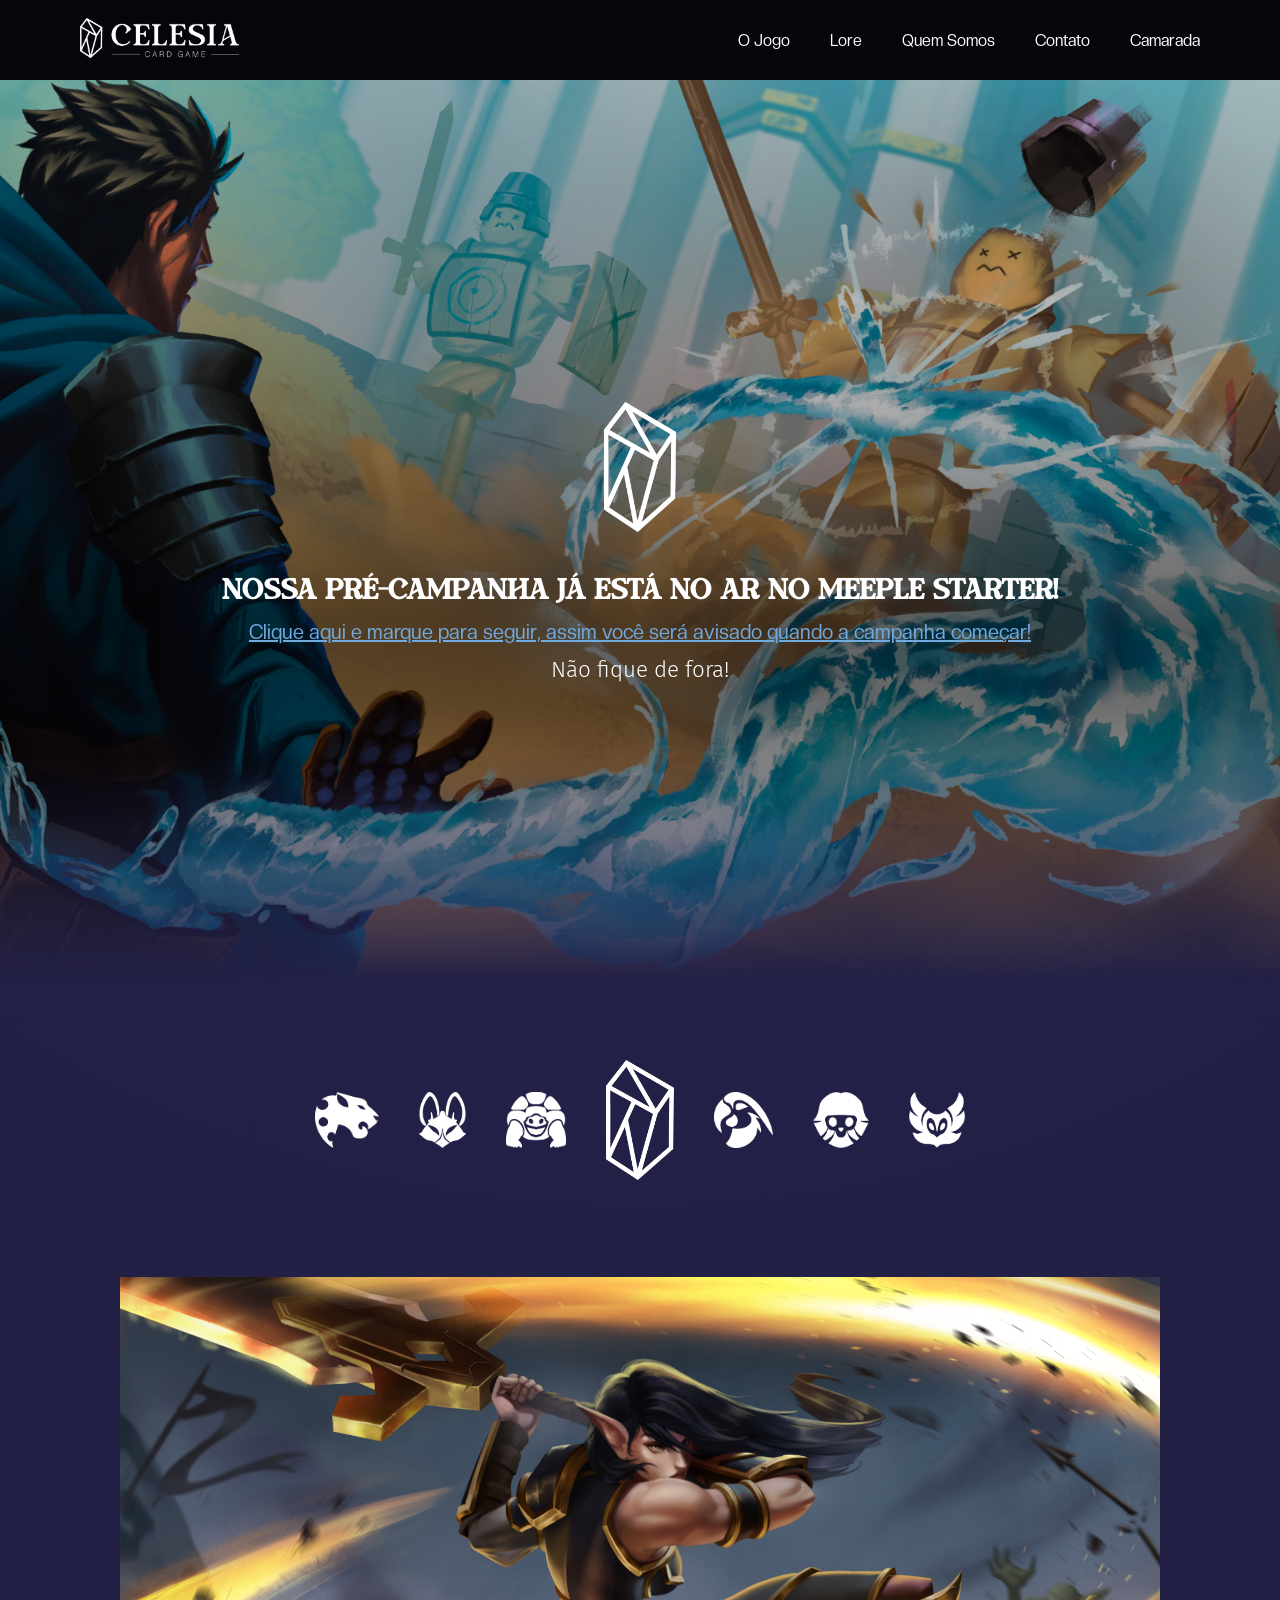
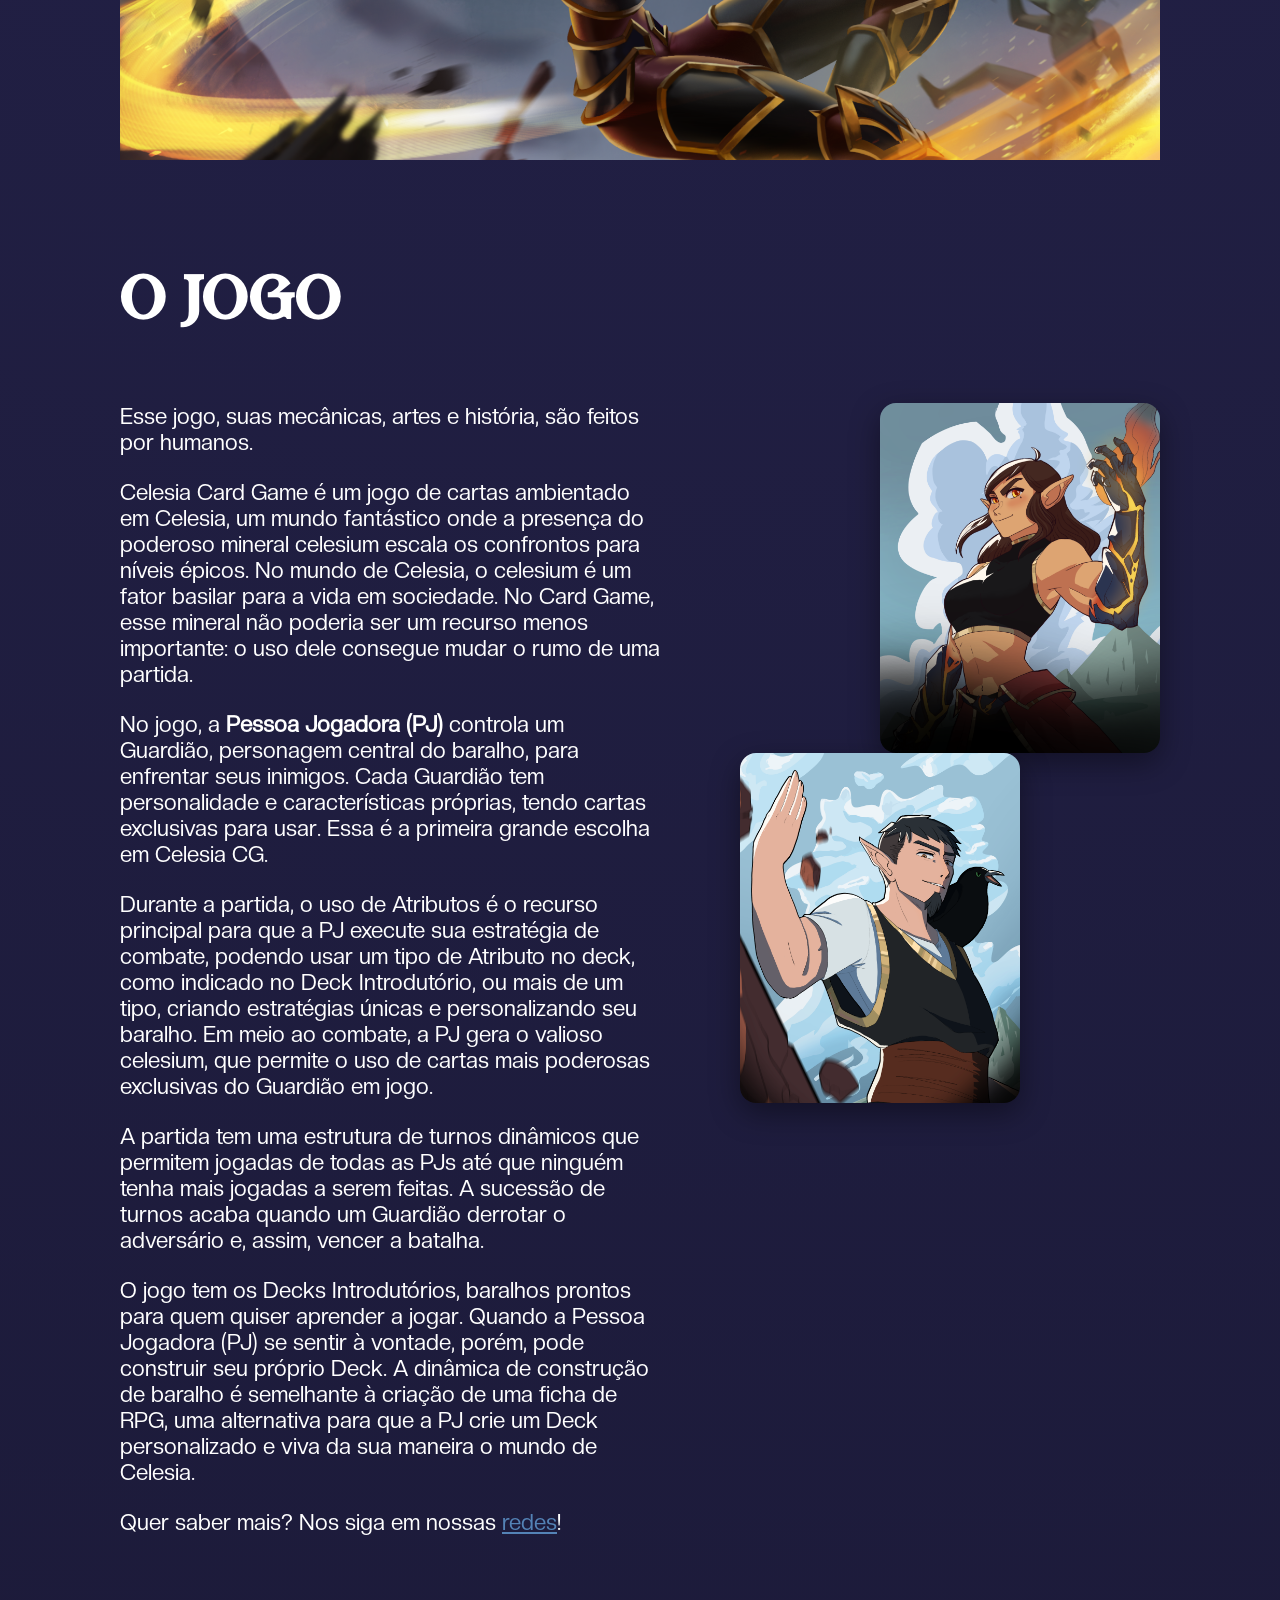
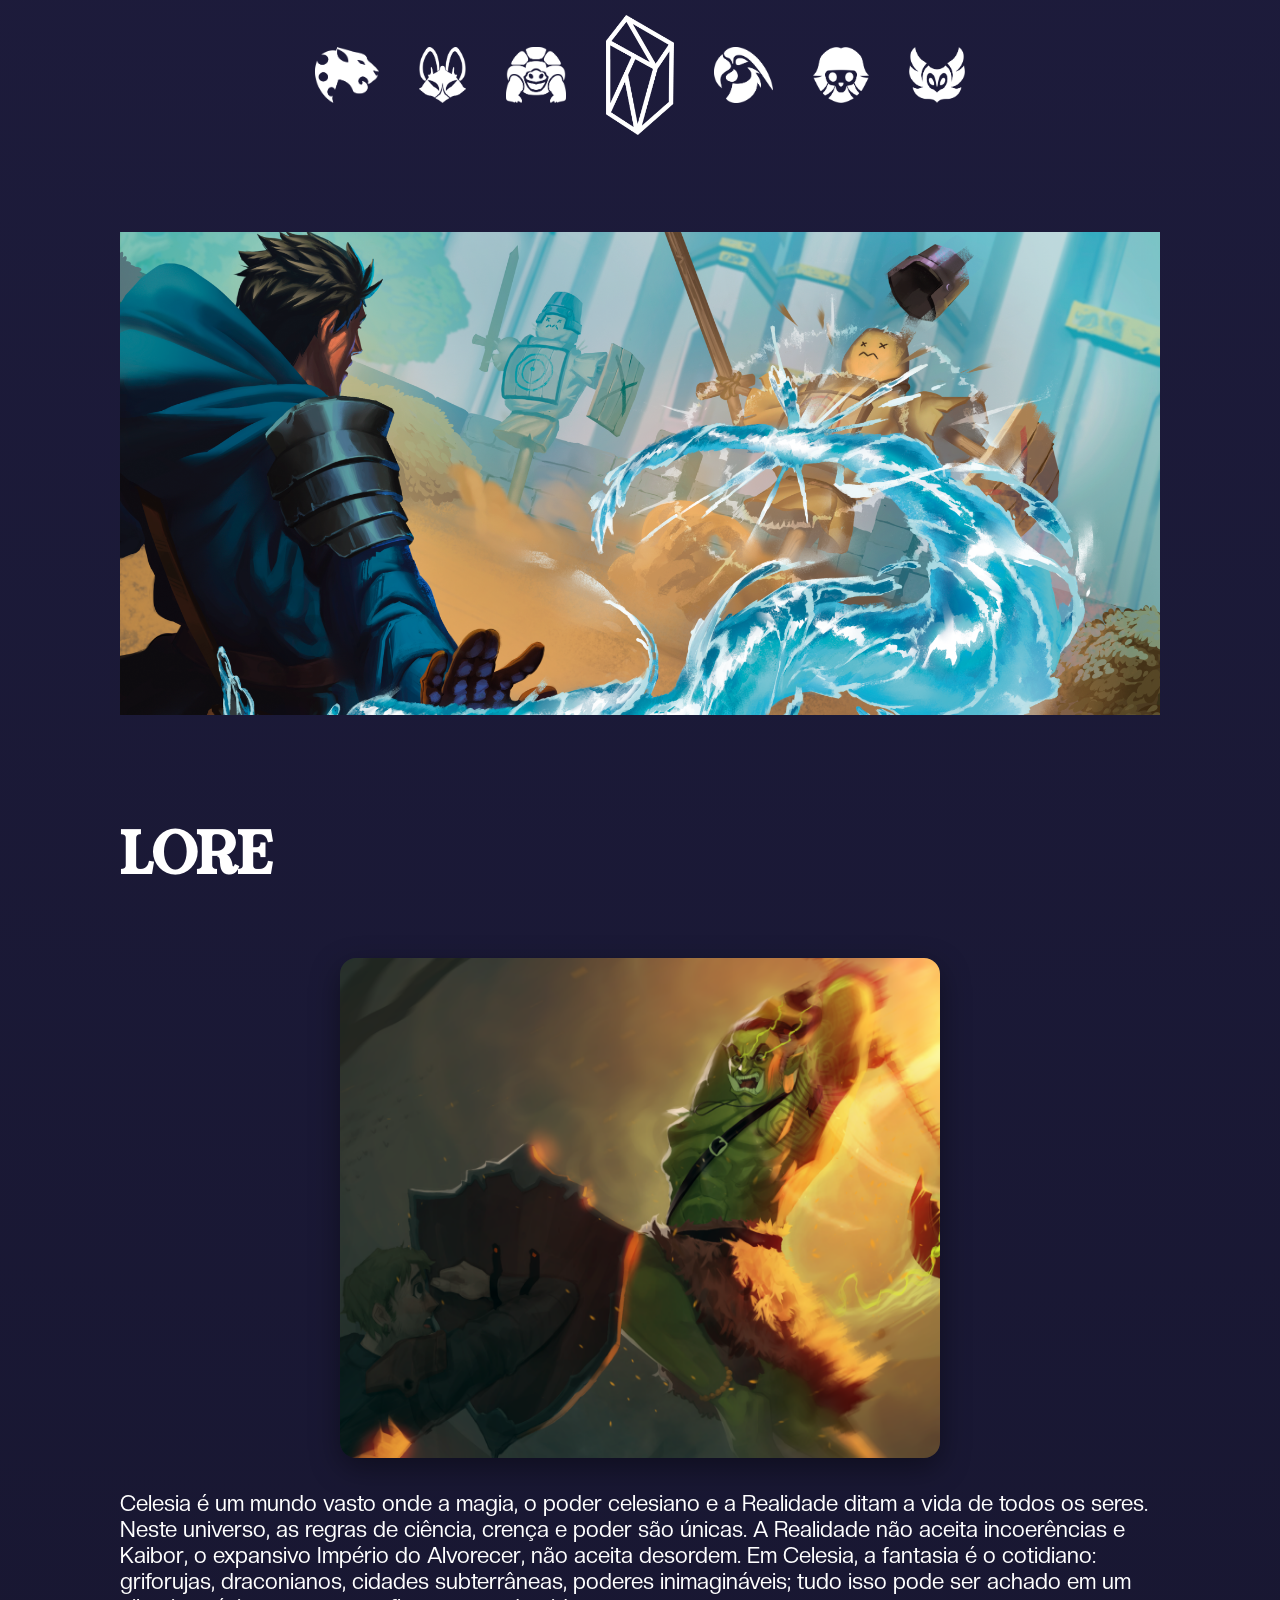
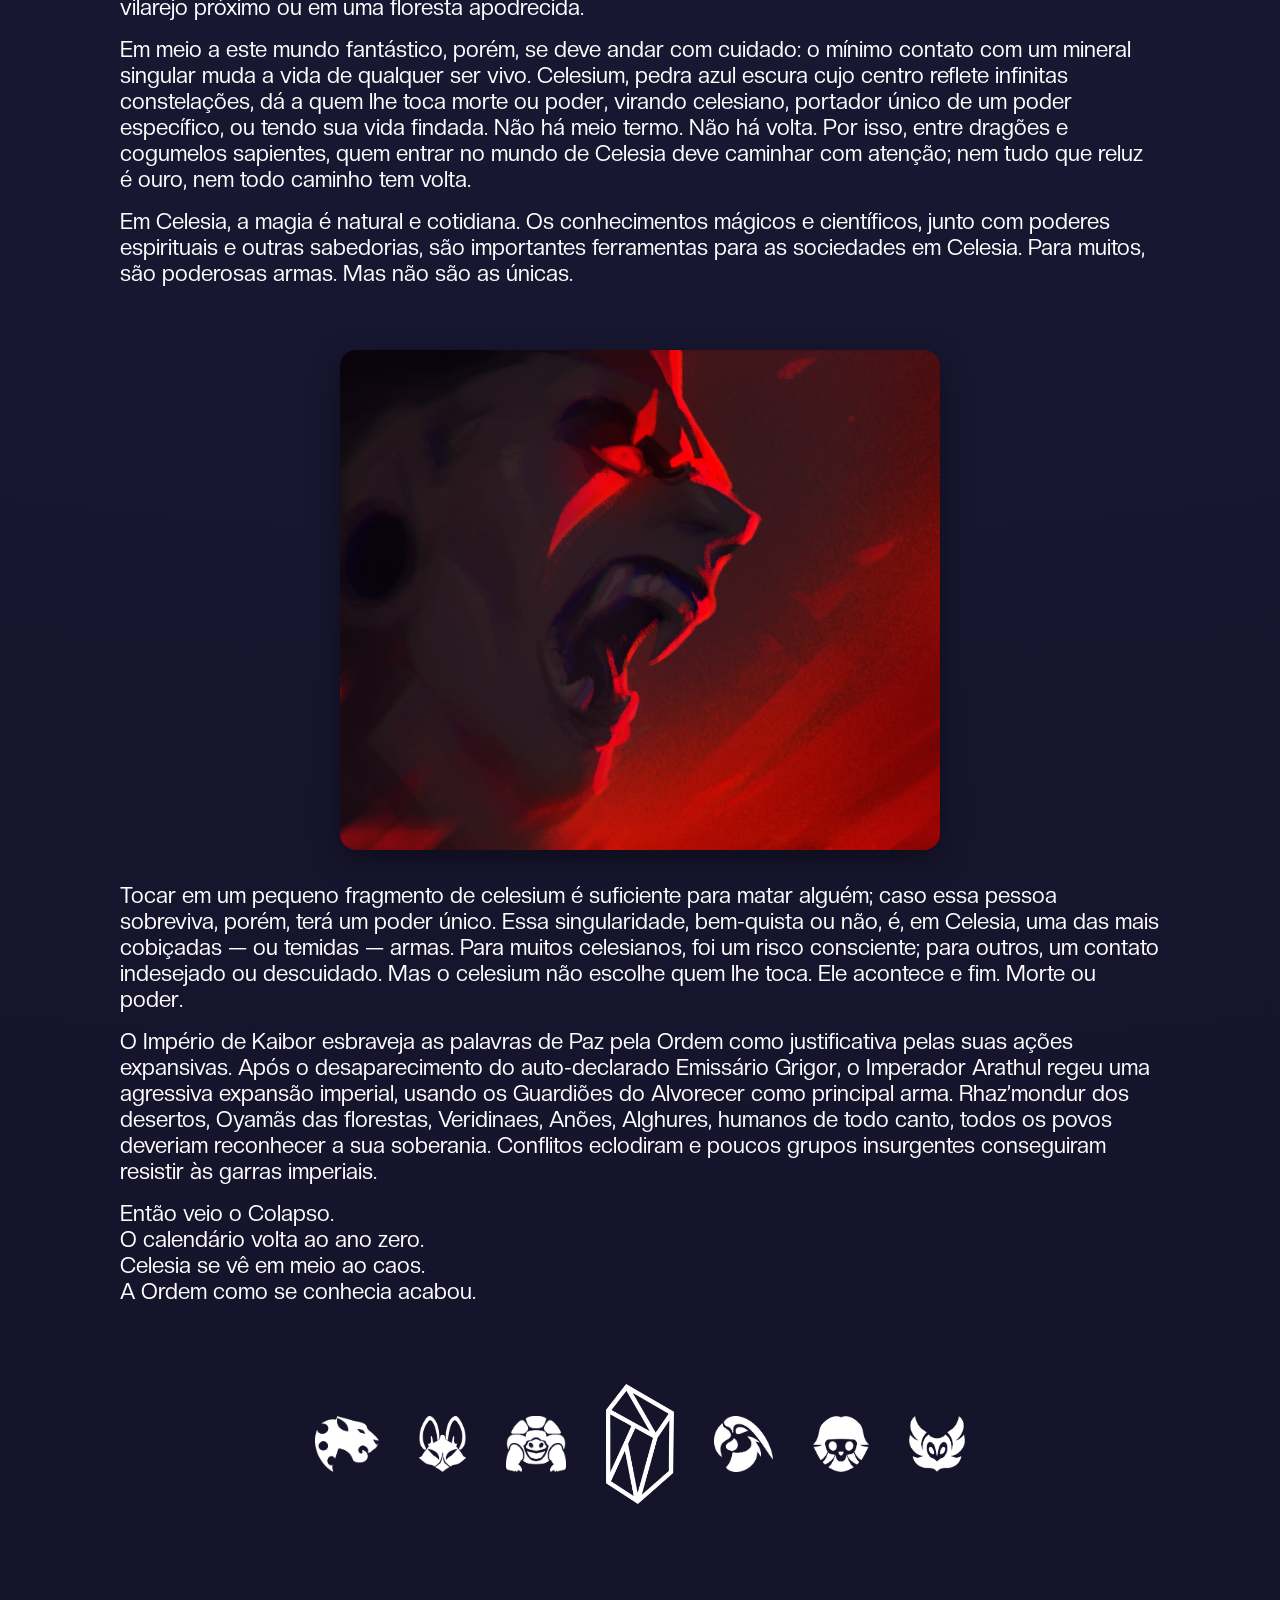
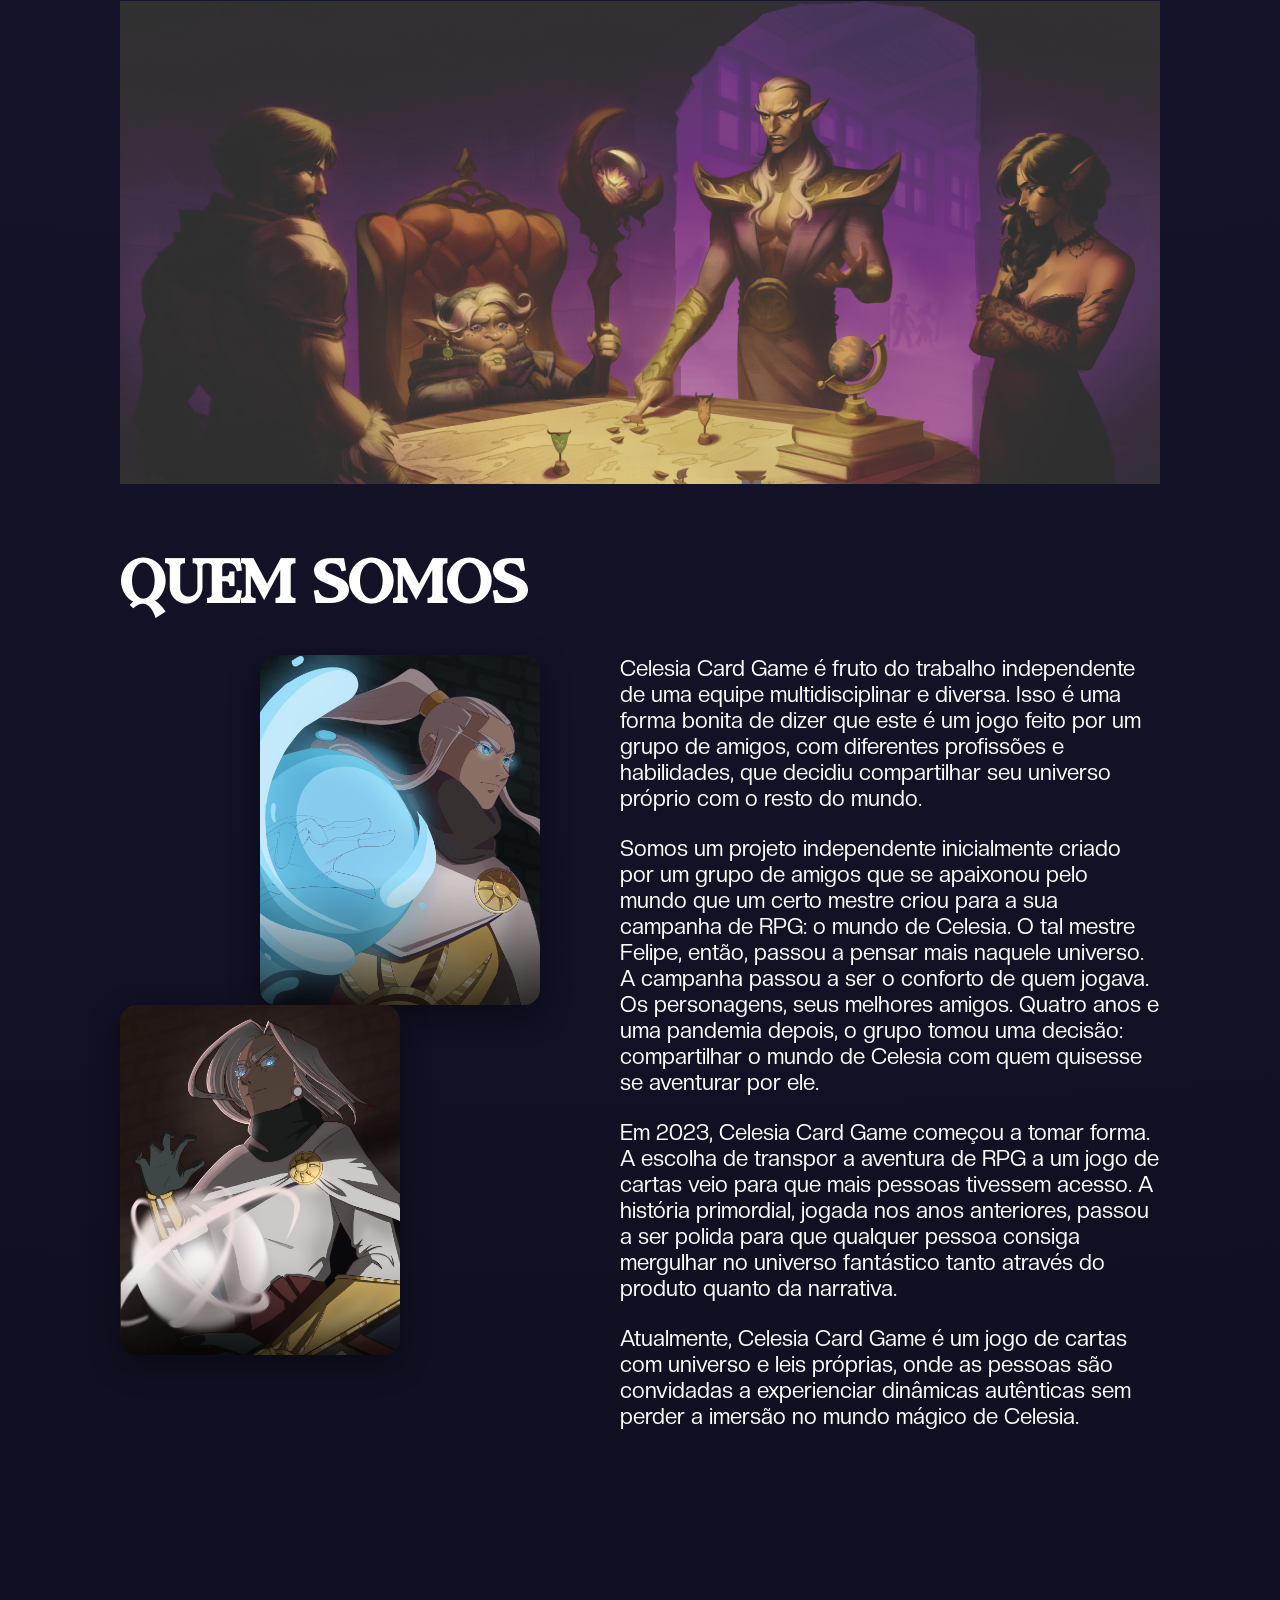
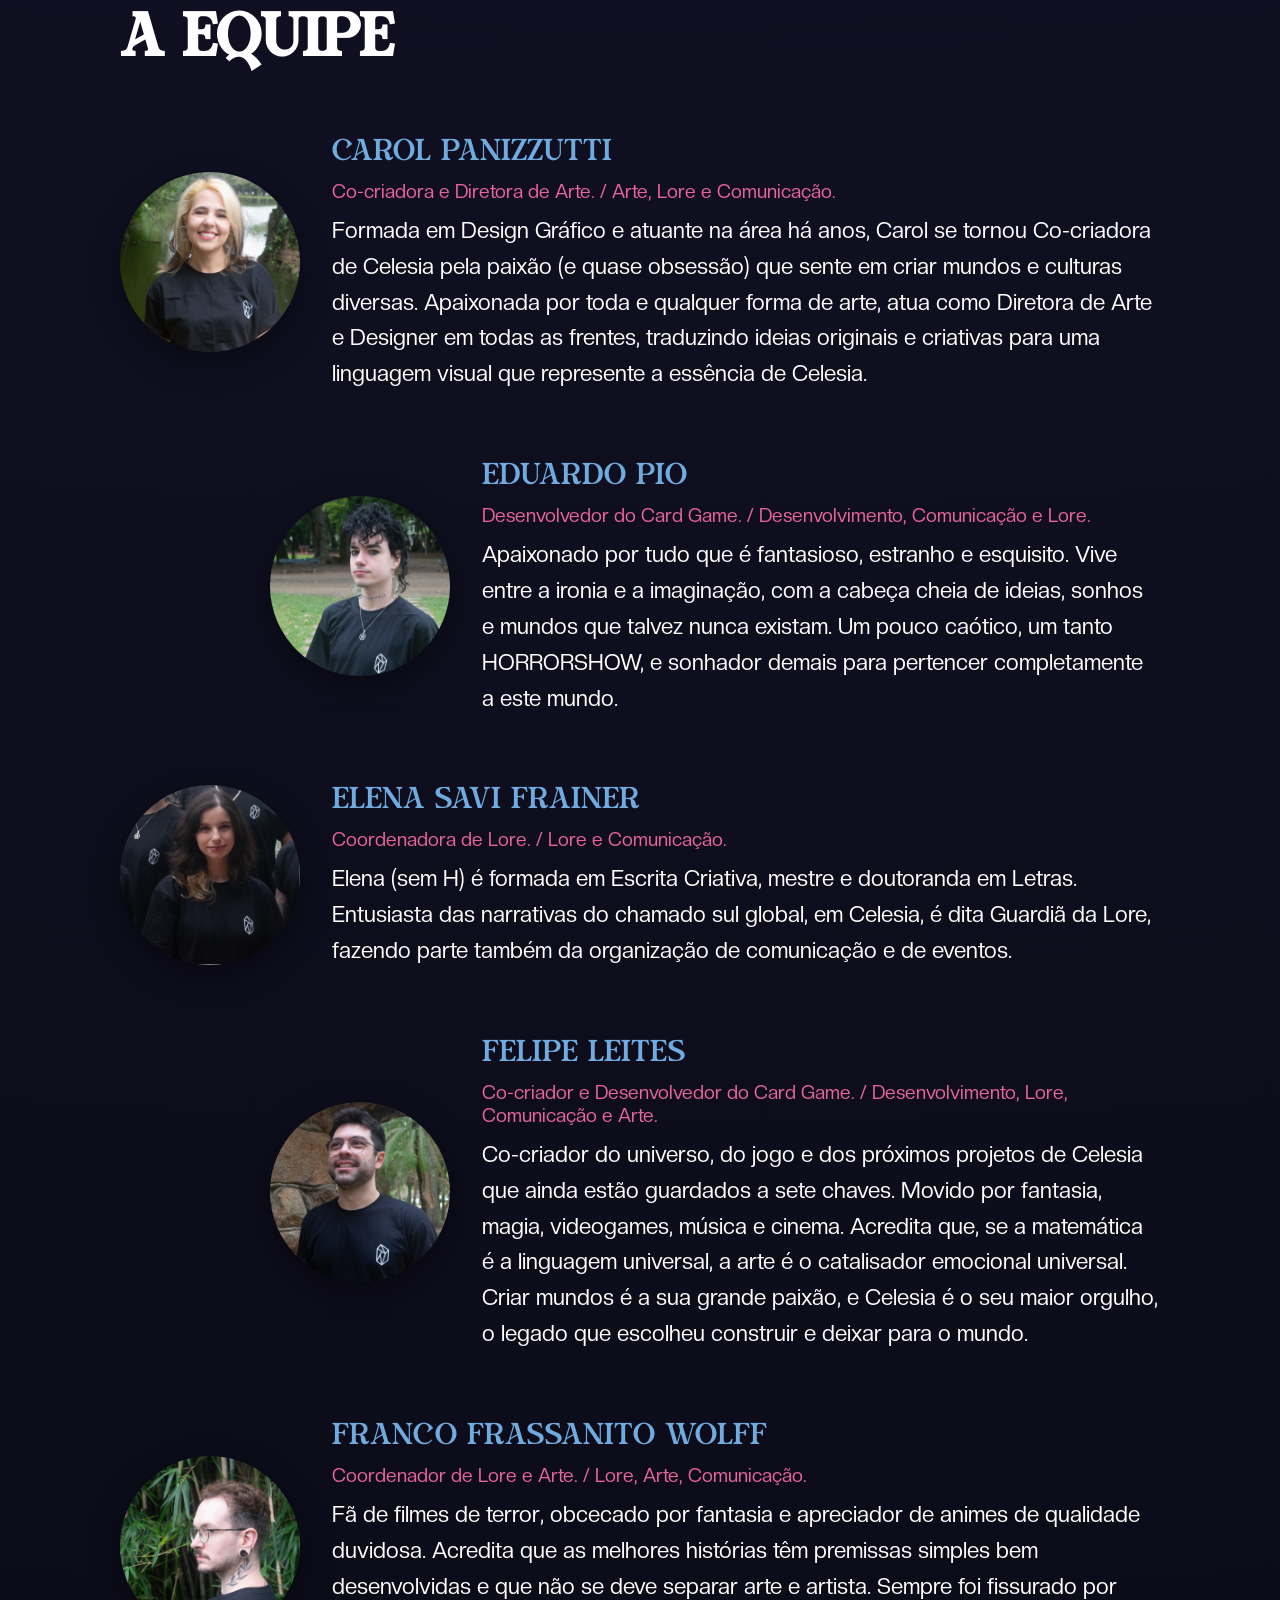
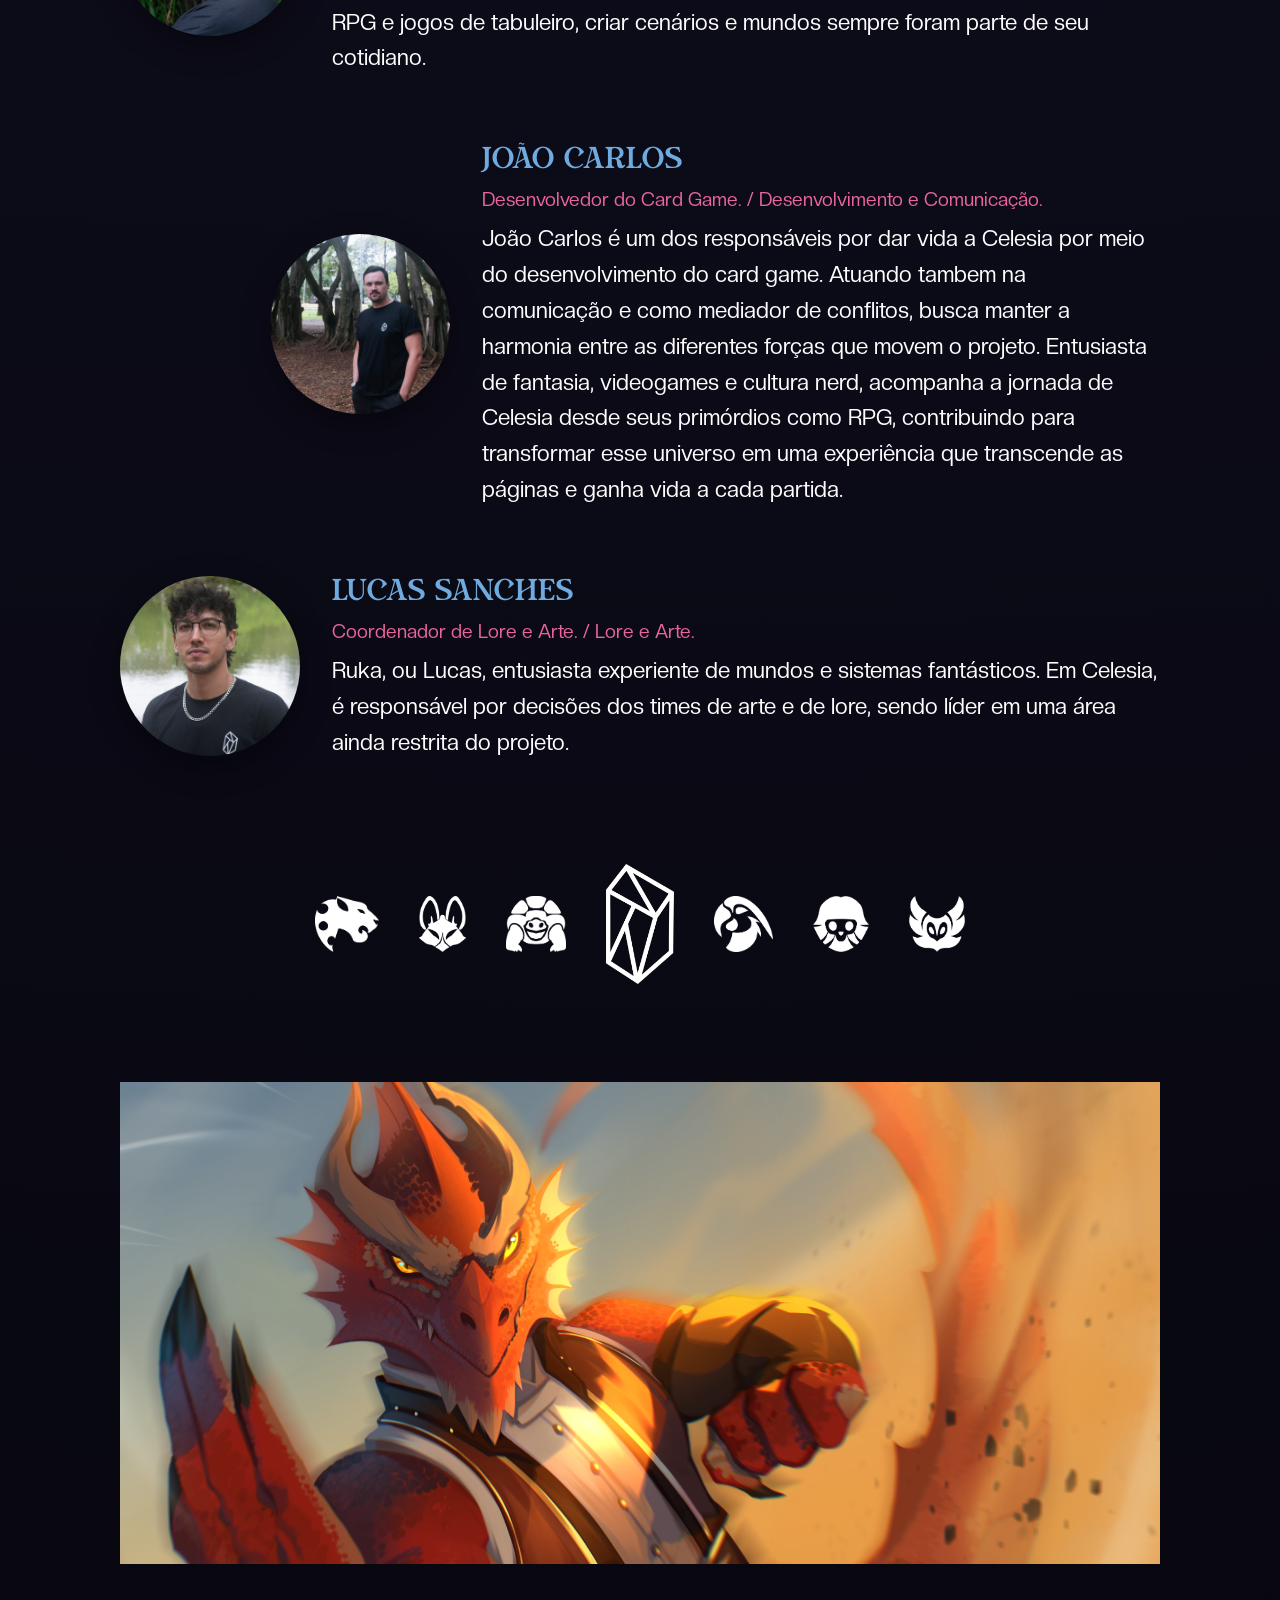
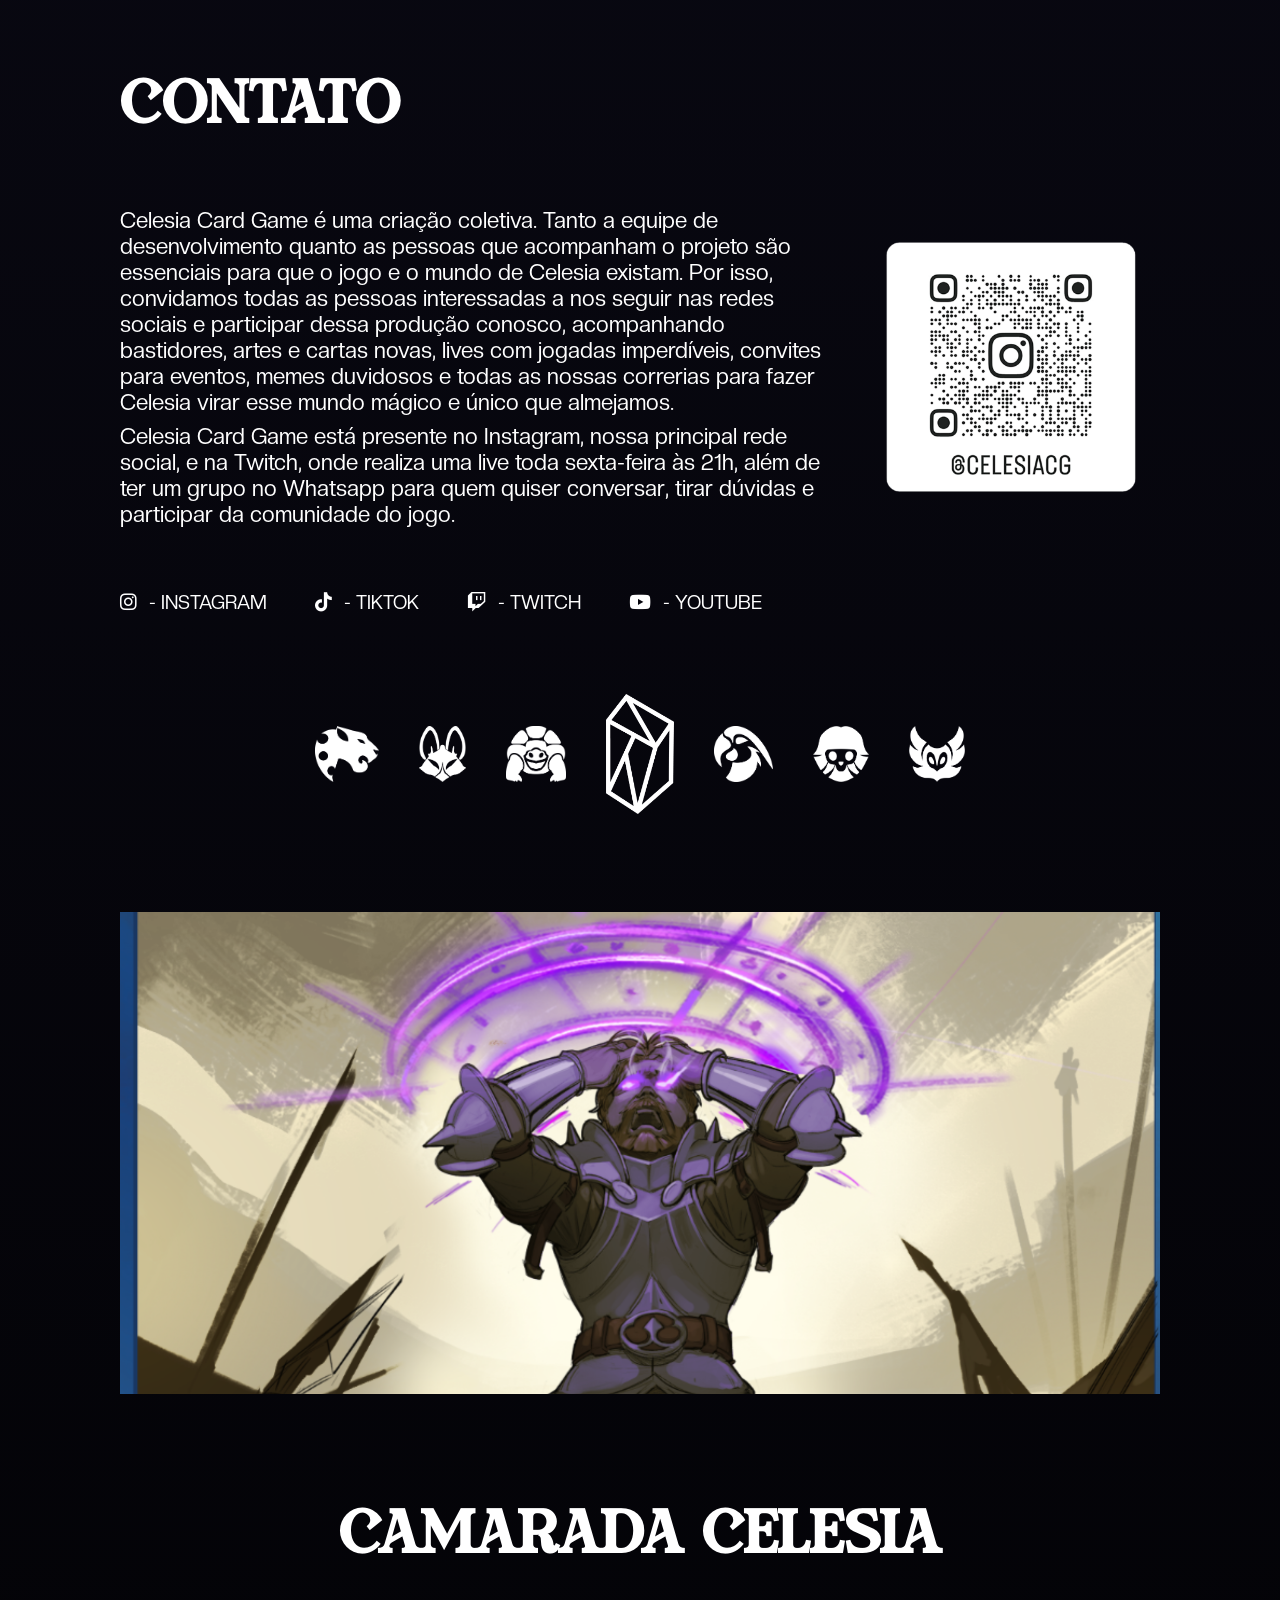
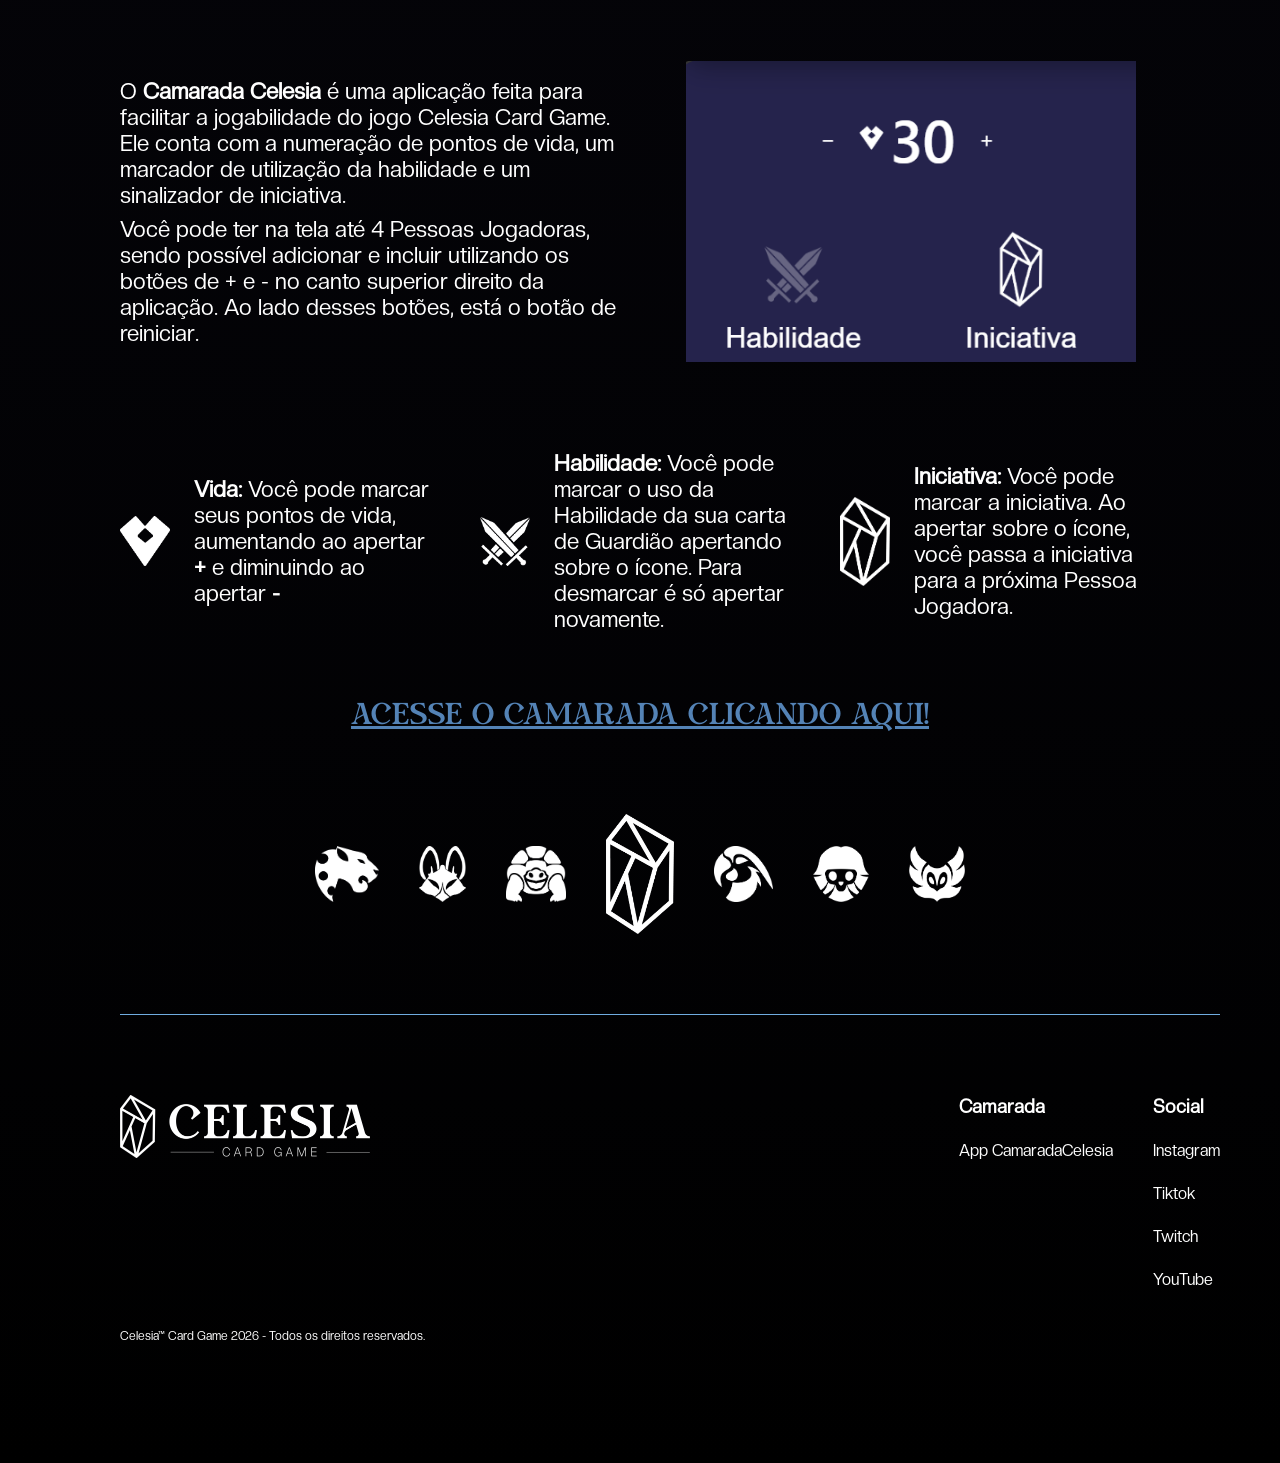
<file: index.html>
<!DOCTYPE html>

<html lang="pt-BR">

<head>

    <meta charset="UTF-8">

    <meta name="viewport"
          content="width=device-width, initial-scale=1.0">

    <title>Celesia</title>

    <link rel="stylesheet"
          href="css/style.css">

    <link
        rel="stylesheet"
        href="https://cdnjs.cloudflare.com/ajax/libs/font-awesome/6.5.2/css/all.min.css"
    >

</head>

<body>

    <header>
        <div class="nav-logo">
            <a class="nav-link" href="#main">
                <img id="banner-logo" src="assets/images/LOGO_Celesia_site-02.png" alt="Logo Celesia Card Game"/>
            </a>
        </div>

        <button class="menu-toggle">
            ☰
        </button>

        <nav>
            <a class="nav-link" href="#jogo">O Jogo</a>
            <a class="nav-link" href="#lore">Lore</a>
            <a class="nav-link" href="#quem-somos">Quem Somos</a>
            <!--<a class="nav-link" href="#redes">Redes</a> -->           
            <a class="nav-link" href="#contato">Contato</a>
            <a class="nav-link" href="#camarada" target="_blank">Camarada</a>
        </nav>

    </header>

    <section class="hero" id="main">

        <div class="hero-bg hero-bg-1"></div>
        <div class="hero-bg hero-bg-2"></div>

        <div class="hero-content">

            <div class="logo">

                <img src="assets/images/celesia_cristal.png" class="hero-logo" alt="Logo Celesia Card Game"/>

            </div>

            <div class="hero-info">
                <h2>Nossa pré-campanha já está no ar no Meeple Starter!</h2>
                <a href="https://meeplestarter.com.br/projeto/416/Q2VsZXNpYSBDYXJkIEdhbWUgLSBQcmltb3JkaWFsLSotcHJlY2FtcGFpZ24tKi0yMDI2LTA5LTAxIDA3OjM4OjIwLSotdmVy" target="_blank">
                    Clique aqui e marque para seguir, assim você será avisado quando a campanha começar!                     
                </a>
                <p>Não fique de fora!</p>
            </div>

        </div>

    </section>

    <div class="section-divider">
        <img src="assets/icons/CCG_Icones_FOR_BRANCO.png" alt="Ícone de FORÇA, Onça Pintada">
        <img src="assets/icons/CCG_Icones_AGI_BRANCO.png" alt="Ícone de AGILIDADE, Lobo Guará">
        <img src="assets/icons/CCG_Icones_VIG_BRANCO.png" alt="Ícone de VIGOR, Jabuti">
        <img id="icone-celesia" src="assets/icons/celesia_cristal.png" alt="Ícone Cristal Celesia, cristal de 6 faces irregulares">
        <img src="assets/icons/CCG_Icones_INT_BRANCO.png" alt="Ícone de INTELECTO, Arara">
        <img src="assets/icons/CCG_Icones_PRE_BRANCO.png" alt="Ícone de PRESENÇA, Mico-leão dourado">
        <img src="assets/icons/CCG_Icones_SAB_BRANCO.png" alt="Ícone de SABEDORIA, coruja">
    </div>

    <section id="jogo">

        <div class="title-logo">
            <img src="assets/images/celesia-ataque-amplo.png" />
        </div>

        <h2>O Jogo</h2>

        <div class="jogo-content">

            <div class="jogo-texto">

                <p>
                    Esse jogo, suas mecânicas, artes e história, são feitos por humanos.
                </p>

                <p>
                    Celesia Card Game é um jogo de cartas ambientado em Celesia, um mundo fantástico onde a presença do poderoso mineral celesium escala os confrontos para níveis épicos. No mundo de Celesia, o celesium é um fator basilar para a vida em sociedade. No Card Game, esse mineral não poderia ser um recurso menos importante: o uso dele consegue mudar o rumo de uma partida.
                </p>

                <p>
                    No jogo, a <b>Pessoa Jogadora (PJ)</b> controla um Guardião, personagem central do baralho, para enfrentar seus inimigos. Cada Guardião tem personalidade e características próprias, tendo cartas exclusivas para usar. Essa é a primeira grande escolha em Celesia CG.
                </p>

                <p>
                    Durante a partida, o uso de Atributos é o recurso principal para que a PJ execute sua estratégia de combate, podendo usar um tipo de Atributo no deck, como indicado no Deck Introdutório, ou mais de um tipo, criando estratégias únicas e personalizando seu baralho. Em meio ao combate, a PJ gera o valioso celesium, que permite o uso de cartas mais poderosas exclusivas do Guardião em jogo. 
                </p>
                <p>
                    A partida tem uma estrutura de turnos dinâmicos que permitem jogadas de todas as PJs até que ninguém tenha mais jogadas a serem feitas. A sucessão de turnos acaba quando um Guardião derrotar o adversário e, assim, vencer a batalha.
                </p>
                <p>
                    O jogo tem os Decks Introdutórios, baralhos prontos para quem quiser aprender a jogar. Quando a Pessoa Jogadora (PJ) se sentir à vontade, porém, pode construir seu próprio Deck. A dinâmica de construção de baralho é semelhante à criação de uma ficha de RPG, uma alternativa para que a PJ crie um Deck personalizado e viva da sua maneira o mundo de Celesia.
                </p>
                <p>Quer saber mais? Nos siga em nossas <a class="body-link" href="#contato">redes</a>!</p>

            </div>

            <div class="card-img">

                <img
                    src="assets/images/celesia_anadorel_01.png"
                    alt="Ilustração Anadorel">

                <img
                    src="assets/images/celesia_balfagor_01.png"
                    alt="Ilustração Balfagor">
            
            </div>

        </div>

    </section>

    <div class="section-divider">
        <img src="assets/icons/CCG_Icones_FOR_BRANCO.png" alt="Ícone de FORÇA, Onça Pintada">
        <img src="assets/icons/CCG_Icones_AGI_BRANCO.png" alt="Ícone de AGILIDADE, Lobo Guará">
        <img src="assets/icons/CCG_Icones_VIG_BRANCO.png" alt="Ícone de VIGOR, Jabuti">
        <img id="icone-celesia" src="assets/icons/celesia_cristal.png" alt="Ícone Cristal Celesia, cristal de 6 faces irregulares">
        <img src="assets/icons/CCG_Icones_INT_BRANCO.png" alt="Ícone de INTELECTO, Arara">
        <img src="assets/icons/CCG_Icones_PRE_BRANCO.png" alt="Ícone de PRESENÇA, Mico-leão dourado">
        <img src="assets/icons/CCG_Icones_SAB_BRANCO.png" alt="Ícone de SABEDORIA, coruja">
    </div>

    <section id="lore">

        <div class="title-logo">
            <img src="assets/images/celesia-chicote-aquatico.png" />
        </div>

        <h2>Lore</h2>

        <div class="lore-content">
            
            <div class="lore-text">

                <p>
                    Celesia é um mundo vasto onde a magia, o poder celesiano e a Realidade ditam a vida de todos os seres. Neste universo, as regras de ciência, crença e poder são únicas. A Realidade não aceita incoerências e Kaibor, o expansivo Império do Alvorecer, não aceita desordem. Em Celesia, a fantasia é o cotidiano: griforujas, draconianos, cidades subterrâneas, poderes inimagináveis; tudo isso pode ser achado em um vilarejo próximo ou em uma floresta apodrecida.
                </p>
                <p>
                    Em meio a este mundo fantástico, porém, se deve andar com cuidado: o mínimo contato com um mineral singular muda a vida de qualquer ser vivo. Celesium, pedra azul escura cujo centro reflete infinitas constelações, dá a quem lhe toca morte ou poder, virando celesiano, portador único de um poder específico, ou tendo sua vida findada. Não há meio termo. Não há volta. Por isso, entre dragões e cogumelos sapientes, quem entrar no mundo de Celesia deve caminhar com atenção; nem tudo que reluz é ouro, nem todo caminho tem volta.
                </p>
                <p>
                    Em Celesia, a magia é natural e cotidiana. Os conhecimentos mágicos e científicos, junto com poderes espirituais e outras sabedorias, são importantes ferramentas para as sociedades em Celesia. Para muitos, são poderosas armas. Mas não são as únicas.
                </p>
            </div>

            <div class="lore-image">

                <img
                    src="assets/images/celesia-investida-devastadora.png"
                    alt="Arte Investida Devastadora">

            </div>

        </div>

        <div class="lore-content">
            
            <div class="lore-image">

                <img
                    src="assets/images/celesia-sede-de-sangue.png"
                    alt="Arte Investida Devastadora">

            </div>

            <div class="lore-text">                
                <p>
                    Tocar em um pequeno fragmento de celesium é suficiente para matar alguém; caso essa pessoa sobreviva, porém, terá um poder único. Essa singularidade, bem-quista ou não, é, em Celesia, uma das mais cobiçadas — ou temidas — armas. Para muitos celesianos, foi um risco consciente; para outros, um contato indesejado ou descuidado. Mas o celesium não escolhe quem lhe toca. Ele acontece e fim. Morte ou poder.
                </p>
                <p>
                    O Império de Kaibor esbraveja as palavras de Paz pela Ordem como justificativa pelas suas ações expansivas. Após o desaparecimento do auto-declarado Emissário Grigor, o Imperador Arathul regeu uma agressiva expansão imperial, usando os Guardiões do Alvorecer como principal arma. Rhaz’mondur dos desertos, Oyamãs das florestas, Veridinaes, Anões, Alghures, humanos de todo canto, todos os povos deveriam reconhecer a sua soberania. Conflitos eclodiram e poucos grupos insurgentes conseguiram resistir às garras imperiais.
                </p>   
                <p>
                    Então veio o Colapso. </br>
                    O calendário volta ao ano zero. </br>
                    Celesia se vê em meio ao caos. </br>
                    A Ordem como se conhecia acabou. </br>
                </p>             
            </div>            
        </div>

    </section>

    <div class="section-divider">
        <img src="assets/icons/CCG_Icones_FOR_BRANCO.png" alt="Ícone de FORÇA, Onça Pintada">
        <img src="assets/icons/CCG_Icones_AGI_BRANCO.png" alt="Ícone de AGILIDADE, Lobo Guará">
        <img src="assets/icons/CCG_Icones_VIG_BRANCO.png" alt="Ícone de VIGOR, Jabuti">
        <img id="icone-celesia" src="assets/icons/celesia_cristal.png" alt="Ícone Cristal Celesia, cristal de 6 faces irregulares">
        <img src="assets/icons/CCG_Icones_INT_BRANCO.png" alt="Ícone de INTELECTO, Arara">
        <img src="assets/icons/CCG_Icones_PRE_BRANCO.png" alt="Ícone de PRESENÇA, Mico-leão dourado">
        <img src="assets/icons/CCG_Icones_SAB_BRANCO.png" alt="Ícone de SABEDORIA, coruja">
    </div>

    <section id="quem-somos">

        <div class="title-logo">
            <img src="assets/images/celesia-reuniao-de-conselho.png" />
        </div>

        <div class="quem-somos-content">

            <h2>Quem Somos</h2>             

            <div class="quem-somos-block">    
                  

                <div class="card-img">

                    <img
                        src="assets/images/celesia_gilliam_01.png"
                        alt="Ilustração Gillian">

                    <img
                        src="assets/images/celesia_norien_01.png"
                        alt="Ilustração Norien">
            
                </div>

                <div class="quem-somos-texto">

                    <p>
                        Celesia Card Game é fruto do trabalho independente de uma equipe multidisciplinar e diversa. Isso é uma forma bonita de dizer que este é um jogo feito por um grupo de amigos, com diferentes profissões e habilidades, que decidiu compartilhar seu universo próprio com o resto do mundo.
                    </p>

                    <p>
                        Somos um projeto independente inicialmente criado por um grupo de amigos que se apaixonou pelo mundo que um certo mestre criou para a sua campanha de RPG: o mundo de Celesia. O tal mestre Felipe, então, passou a pensar mais naquele universo. A campanha passou a ser o conforto de quem jogava. Os personagens, seus melhores amigos. Quatro anos e uma pandemia depois, o grupo tomou uma decisão: compartilhar o mundo de Celesia com quem quisesse se aventurar por ele.
                    </p>

                    <p>
                        Em 2023, Celesia Card Game começou a tomar forma. A escolha de transpor a aventura de RPG a um jogo de cartas veio para que mais pessoas tivessem acesso. A história primordial, jogada nos anos anteriores, passou a ser polida para que qualquer pessoa consiga mergulhar no universo fantástico tanto através do produto quanto da narrativa.
                    </p>

                    <p>
                        Atualmente, Celesia Card Game é um jogo de cartas com universo e leis próprias, onde as pessoas são convidadas a experienciar dinâmicas autênticas sem perder a imersão no mundo mágico de Celesia.
                    </p>

                </div>

            </div>

        </div>
        
        <div class="equipe-content">

            <h2>A Equipe</h2>

            <div class="equipe-integrante tipo-a">
                <img
                    class="equipe-foto"
                    src="assets/images/equipe/carol.png"
                    alt="Foto de Carol">

                <div class="equipe-info">
                    <h3>Carol Panizzutti</h3>
                    <h4>Co-criadora e Diretora de Arte. / Arte, Lore e Comunicação.</h4>
                    <p>
                        Formada em Design Gráfico e atuante na área há anos, Carol se tornou Co-criadora de Celesia pela paixão (e quase obsessão) que sente em criar mundos e culturas diversas. Apaixonada por toda e qualquer forma de arte, atua como Diretora de Arte e Designer em todas as frentes, traduzindo ideias originais e criativas para uma linguagem visual que represente a essência de Celesia.
                    </p>
                </div>
            </div>

            <div class="equipe-integrante tipo-b">
                <img
                    class="equipe-foto"
                    src="assets/images/equipe/eduardo.png"
                    alt="Foto de Eduardo">

                <div class="equipe-info">
                    <h3>Eduardo Pio</h3>
                    <h4>Desenvolvedor do Card Game. / Desenvolvimento, Comunicação e Lore.</h4>
                    <p>
                        Apaixonado por tudo que é fantasioso, estranho e esquisito. Vive entre a ironia e a imaginação, com a cabeça cheia de ideias, sonhos e mundos que talvez nunca existam. Um pouco caótico, um tanto HORRORSHOW, e sonhador demais para pertencer completamente a este mundo.
                    </p>
                </div>
            </div>

            <div class="equipe-integrante tipo-a">
                <img
                    class="equipe-foto"
                    src="assets/images/equipe/elena.png"
                    alt="Foto de Elena">

                <div class="equipe-info">
                    <h3>Elena Savi Frainer</h3>
                    <h4>Coordenadora de Lore. / Lore e Comunicação.</h4>
                    <p>
                        Elena (sem H) é formada em Escrita Criativa, mestre e doutoranda em Letras. Entusiasta das narrativas do chamado sul global, em Celesia, é dita Guardiã da Lore, fazendo parte também da organização de comunicação e de eventos.
                    </p>
                </div>
            </div>

            <div class="equipe-integrante tipo-b">
                <img
                    class="equipe-foto"
                    src="assets/images/equipe/felipe.png"
                    alt="Foto de Felipe">

                <div class="equipe-info">
                    <h3>Felipe Leites</h3>
                    <h4>Co-criador e Desenvolvedor do Card Game. / Desenvolvimento, Lore, Comunicação e Arte.</h4>
                    <p>
                        Co-criador do universo, do jogo e dos próximos projetos de Celesia que ainda estão guardados a sete chaves. Movido por fantasia, magia, videogames, música e cinema. Acredita que, se a matemática é a linguagem universal, a arte é o catalisador emocional universal. Criar mundos é a sua grande paixão, e Celesia é o seu maior orgulho, o legado que escolheu construir e deixar para o mundo.
                    </p>
                </div>
            </div>

            <div class="equipe-integrante tipo-a">
                <img
                    class="equipe-foto"
                    src="assets/images/equipe/franco.png"
                    alt="Foto de Franco">

                <div class="equipe-info">
                    <h3>Franco Frassanito Wolff</h3>
                    <h4>Coordenador de Lore e Arte. / Lore, Arte, Comunicação.</h4>
                    <p>
                        Fã de filmes de terror, obcecado por fantasia e apreciador de animes de qualidade duvidosa. Acredita que as melhores histórias têm premissas simples bem desenvolvidas e que não se deve separar arte e artista. Sempre foi fissurado por RPG e jogos de tabuleiro, criar cenários e mundos sempre foram parte de seu cotidiano.
                    </p>
                </div>
            </div>

            <div class="equipe-integrante tipo-b">
                <img
                    class="equipe-foto"
                    src="assets/images/equipe/joao.png"
                    alt="Foto de João">

                <div class="equipe-info">
                    <h3>João Carlos</h3>
                    <h4>Desenvolvedor do Card Game. / Desenvolvimento e Comunicação.</h4>
                    <p>
                        João Carlos é um dos responsáveis por dar vida a Celesia por meio do desenvolvimento do card game. Atuando tambem na comunicação e como mediador de conflitos, busca manter a harmonia entre as diferentes forças que movem o projeto. Entusiasta de fantasia, videogames e cultura nerd, acompanha a jornada de Celesia desde seus primórdios como RPG, contribuindo para transformar esse universo em uma experiência que transcende as páginas e ganha vida a cada partida.
                    </p>
                </div>
            </div>

            <div class="equipe-integrante tipo-a">
                <img
                    class="equipe-foto"
                    src="assets/images/equipe/lucas.png"
                    alt="Foto de Lucas">

                <div class="equipe-info">
                    <h3>Lucas Sanches</h3>
                    <h4>Coordenador de Lore e Arte. / Lore e Arte.</h4>
                    <p>
                        Ruka, ou Lucas, entusiasta experiente de mundos e sistemas fantásticos. Em Celesia, é responsável por decisões dos times de arte e de lore, sendo líder em uma área ainda restrita do projeto.
                    </p>
                </div>
            </div>

        </div>

    </section>

    <div class="section-divider">
        <img src="assets/icons/CCG_Icones_FOR_BRANCO.png" alt="Ícone de FORÇA, Onça Pintada">
        <img src="assets/icons/CCG_Icones_AGI_BRANCO.png" alt="Ícone de AGILIDADE, Lobo Guará">
        <img src="assets/icons/CCG_Icones_VIG_BRANCO.png" alt="Ícone de VIGOR, Jabuti">
        <img id="icone-celesia" src="assets/icons/celesia_cristal.png" alt="Ícone Cristal Celesia, cristal de 6 faces irregulares">
        <img src="assets/icons/CCG_Icones_INT_BRANCO.png" alt="Ícone de INTELECTO, Arara">
        <img src="assets/icons/CCG_Icones_PRE_BRANCO.png" alt="Ícone de PRESENÇA, Mico-leão dourado">
        <img src="assets/icons/CCG_Icones_SAB_BRANCO.png" alt="Ícone de SABEDORIA, coruja">
    </div>

    <!--  

    <section id="redes">

        <div class="title-logo">
            <img src="assets/images/celesia-mistura-instavel.png" />
        </div>

        <h2>Redes</h2>

        <div class="social-category">

            <div class="social-grid">

                <article class="social-card social-card-small">

                    <div class="social-image-container">

                        <a
                            href="https://instagram.com/celesiacg"
                            target="_blank"
                            rel="noopener noreferrer">

                            <img
                                src="assets/images/celesia_ig_card.png"
                                alt="Instagram Celesia">

                        </a>

                    </div>

                    <div class="social-content">

                        <span>Instagram</span>

                        <h3>@celesiacg</h3>

                        <p>
                            Escaneie o QR Code ou clique no botão abaixo.
                        </p>

                        <a
                            class="social-button"
                            href="https://instagram.com/celesiacg"
                            target="_blank">

                            Abrir Instagram

                        </a>

                    </div>

                </article>

            </div>

        </div>

        <div class="social-category">

            <div class="video-grid">

                <article class="social-card social-card-video">

                    <div class="social-image-container">

                        <iframe
                            id="twitch-player"
                            allowfullscreen>
                        </iframe>

                        <a
                            class="social-button"
                            href="https://twitch.tv/celesiacg"
                            target="_blank"
                            rel="noopener noreferrer"
                            aria-label="Abrir Twitch">
                        </a>

                    </div>

                    <div class="social-content">

                        <span>Twitch</span>

                        <h3>Canal Oficial</h3>

                        <p>
                            Lives de desenvolvimento, partidas, entrevistas e eventos da comunidade.
                        </p>

                        <a
                            class="social-button"
                            href="https://twitch.tv/celesiacg"
                            target="_blank">

                            Assistir na Twitch

                        </a>

                    </div>

                </article>

                <article class="social-card social-card-video">

                    <div class="social-image-container">

                        <iframe
                            src="https://www.youtube.com/embed/CP46pJoMhJo"
                            title="Celesia Oficial"
                            loading="lazy"
                            allow="accelerometer; autoplay; clipboard-write; encrypted-media; gyroscope; picture-in-picture; web-share"
                            allowfullscreen>
                        </iframe>

                    </div>

                    <div class="social-content">

                        <span>
                            <i class="fab fa-youtube"></i>
                            YouTube
                        </span>

                        <h3>Celesia Oficial</h3>

                        <p>
                            Assista às gameplays, vídeos de apresentação, novidades do desenvolvimento e conteúdos exclusivos do universo Celesia.
                        </p>

                        <a
                            class="social-button"
                            href="https://www.youtube.com/@Celesiaoficial"
                            target="_blank"
                            rel="noopener noreferrer">

                            Visitar Canal

                        </a>

                    </div>

                </article>

            </div>

        </div>

    </section>

    <div class="section-divider">
        <img src="assets/icons/CCG_Icones_FOR_BRANCO.png" alt="Ícone de FORÇA, Onça Pintada">
        <img src="assets/icons/CCG_Icones_AGI_BRANCO.png" alt="Ícone de AGILIDADE, Lobo Guará">
        <img src="assets/icons/CCG_Icones_VIG_BRANCO.png" alt="Ícone de VIGOR, Jabuti">
        <img id="icone-celesia" src="assets/icons/celesia_cristal.png" alt="Ícone Cristal Celesia, cristal de 6 faces irregulares">
        <img src="assets/icons/CCG_Icones_INT_BRANCO.png" alt="Ícone de INTELECTO, Arara">
        <img src="assets/icons/CCG_Icones_PRE_BRANCO.png" alt="Ícone de PRESENÇA, Mico-leão dourado">
        <img src="assets/icons/CCG_Icones_SAB_BRANCO.png" alt="Ícone de SABEDORIA, coruja">
    </div>

    -->

    <section id="contato">

        <div class="title-logo">
            <img src="assets/images/celesia-drakar-o-lutador.png" />
        </div>

        <h2>Contato</h2>
        <div class="social-content-container">

            <div class="text-container">
                <p>
                    Celesia Card Game é uma criação coletiva. Tanto a equipe de desenvolvimento quanto as pessoas que acompanham o projeto são essenciais para que o jogo e o mundo de Celesia existam. Por isso, convidamos todas as pessoas interessadas a nos seguir nas redes sociais e participar dessa produção conosco, acompanhando bastidores, artes e cartas novas, lives com jogadas imperdíveis, convites para eventos, memes duvidosos e todas as nossas correrias para fazer Celesia virar esse mundo mágico e único que almejamos.
                </p>
                <p>
                    Celesia Card Game está presente no Instagram, nossa principal rede social, e na Twitch, onde realiza uma live toda sexta-feira às 21h, além de ter um grupo no Whatsapp para quem quiser conversar, tirar dúvidas e participar da comunidade do jogo.
                </p>
            </div>

            <div class="social-image-container">
                <a
                    href="https://instagram.com/celesiacg"
                    target="_blank"
                    rel="noopener noreferrer">

                    <img
                        src="assets/images/celesia_ig_card.png"
                        alt="Instagram Celesia">
                </a>
            </div>

        </div>

        <div class="contato-redes">

            <a href="https://instagram.com/celesiacg" target="_blank" rel="noopener noreferrer">
                <i class="fa-brands fa-instagram"></i>
                <span>- INSTAGRAM</span>
            </a>

            <a href="https://tiktok.com/celesiacg" target="_blank" rel="noopener noreferrer">
                <i class="fa-brands fa-tiktok"></i>
                <span>- TIKTOK</span>
            </a>

            <a href="https://twitch.tv/celesiacg" target="_blank" rel="noopener noreferrer">
                <i class="fa-brands fa-twitch"></i>
                <span>- TWITCH</span>
            </a>

            <a href="https://www.youtube.com/@Celesiaoficial" target="_blank" rel="noopener noreferrer">
                <i class="fa-brands fa-youtube"></i>
                <span>- YOUTUBE</span>
            </a>

        </div>

    </section>

    <div class="section-divider">
        <img src="assets/icons/CCG_Icones_FOR_BRANCO.png" alt="Ícone de FORÇA, Onça Pintada">
        <img src="assets/icons/CCG_Icones_AGI_BRANCO.png" alt="Ícone de AGILIDADE, Lobo Guará">
        <img src="assets/icons/CCG_Icones_VIG_BRANCO.png" alt="Ícone de VIGOR, Jabuti">
        <img id="icone-celesia" src="assets/icons/celesia_cristal.png" alt="Ícone Cristal Celesia, cristal de 6 faces irregulares">
        <img src="assets/icons/CCG_Icones_INT_BRANCO.png" alt="Ícone de INTELECTO, Arara">
        <img src="assets/icons/CCG_Icones_PRE_BRANCO.png" alt="Ícone de PRESENÇA, Mico-leão dourado">
        <img src="assets/icons/CCG_Icones_SAB_BRANCO.png" alt="Ícone de SABEDORIA, coruja">
    </div>

    <section id="camarada">
        <div class="title-logo">
            <img src="assets/images/celesia-compressao-da-mente.png" />
        </div>
        <h2>Camarada Celesia</h2>
        <div class="camarada-content-container">
            <div class="camarada-text-container">
                <p>
                    O <b>Camarada Celesia</b> é uma aplicação feita para facilitar a jogabilidade do jogo Celesia Card Game. Ele conta com a numeração de pontos de vida, um marcador de utilização da habilidade e um sinalizador de iniciativa. 
                </p>
                <p>
                    Você pode ter na tela até 4 Pessoas Jogadoras, sendo possível adicionar e incluir utilizando os botões de + e - no canto superior direito da aplicação. Ao lado desses botões, está o botão de reiniciar.

                </p>
            </div>
            <div class="camarada-image-container">               
                <img
                    src="assets/images/camarada.png"
                    alt="Print de funcionamento do Camarada Celesia">
            </div>
        </div>
        <div class="camarada-content-container">
            <div class="camarada-content-container-wrap">
                <img
                    src="assets/icons/CCG_Icones_VIDA_BRANCO.png"
                    alt="Ícone de Vida de Celesia Card Game">
                    <p><b>Vida: </b>Você pode marcar seus pontos de vida, aumentando ao apertar <b>+</b> e diminuindo ao apertar <b>-</b></p>
            </div>
            <div class="camarada-content-container-wrap">
                <img
                    src="assets/icons/CCG_Icones_PODER_BRANCO.png"
                    alt="Ícone de Poder de Celesia Card Game">
                    <p><b>Habilidade: </b>Você pode marcar o uso da Habilidade da sua carta de Guardião apertando sobre o ícone. Para desmarcar é só apertar novamente.</p>
            </div>
            <div class="camarada-content-container-wrap">
                <img
                    src="assets/icons/celesia_cristal.png"
                    alt="Ícone do cristal de Celesia Card Game">
                    <p><b>Iniciativa: </b>Você pode marcar a iniciativa. Ao apertar sobre o ícone, você passa a iniciativa para a próxima Pessoa Jogadora.</p>
            </div>
        </div>
        <h3>
            <a
                 href="camarada.html"
                target="_blank"
                rel="noopener noreferrer"
                aria-label="Abrir Instagram"
                >
                    Acesse o Camarada clicando aqui!
            </a>
        </h3>
    </section>

    <div class="section-divider">
        <img src="assets/icons/CCG_Icones_FOR_BRANCO.png" alt="Ícone de FORÇA, Onça Pintada">
        <img src="assets/icons/CCG_Icones_AGI_BRANCO.png" alt="Ícone de AGILIDADE, Lobo Guará">
        <img src="assets/icons/CCG_Icones_VIG_BRANCO.png" alt="Ícone de VIGOR, Jabuti">
        <img id="icone-celesia" src="assets/icons/celesia_cristal.png" alt="Ícone Cristal Celesia, cristal de 6 faces irregulares">
        <img src="assets/icons/CCG_Icones_INT_BRANCO.png" alt="Ícone de INTELECTO, Arara">
        <img src="assets/icons/CCG_Icones_PRE_BRANCO.png" alt="Ícone de PRESENÇA, Mico-leão dourado">
        <img src="assets/icons/CCG_Icones_SAB_BRANCO.png" alt="Ícone de SABEDORIA, coruja">
    </div>

    <footer>

        <div class="footer-grid">

            <div class="footer-column">

                <div class="logo">

                    <img src="assets/images/LOGO_Celesia_site-02.png" class="footer-logo" alt="Logo Celesia Card Game"/>

                </div>

            </div>

            <div class="footer-row">

                <div class="footer-column">    
                
                    <h3>Camarada</h3>

                    <a
                        href="camarada.html"
                        target="_blank"
                        rel="noopener noreferrer"
                        aria-label="Abrir Instagram"
                    >
                        App CamaradaCelesia
                    </a>

                </div>

                <!-- <div class="footer-column">    
                
                    <h3>Políticas</h3>

                    <a>Políticas de Privacidade</a>

                    <a>Termos e Condições</a>

                </div> -->

                <div class="footer-column">    
                    
                    <h3>Social</h3>

                    <a
                        href="https://instagram.com/celesiacg"
                        target="_blank"
                        rel="noopener noreferrer"
                        aria-label="Abrir Instagram"
                    >
                        Instagram
                    </a>

                    <a
                        href="https://tiktok.com/celesiacg"
                        target="_blank"
                        rel="noopener noreferrer"
                        aria-label="Abrir Tiktok"
                    >
                        Tiktok
                    </a>

                    <a
                        href="https://twitch.tv/celesiacg"
                        target="_blank"
                        rel="noopener noreferrer"
                        aria-label="Abrir Twitch"
                    >
                        Twitch
                    </a>

                    <a
                        href="https://www.youtube.com/@Celesiaoficial"
                        target="_blank"
                        rel="noopener noreferrer"
                        aria-label="Abrir YouTube"
                    >
                        YouTube
                    </a>

                </div>

            </div>

        </div>

        <div class="footer-mark">
            <p> Celesia™ Card Game 2026 - Todos os direitos reservados.</p>
        </div>

    </footer>

    <script src="js/script.js"></script>

</body>

</html>
</file>
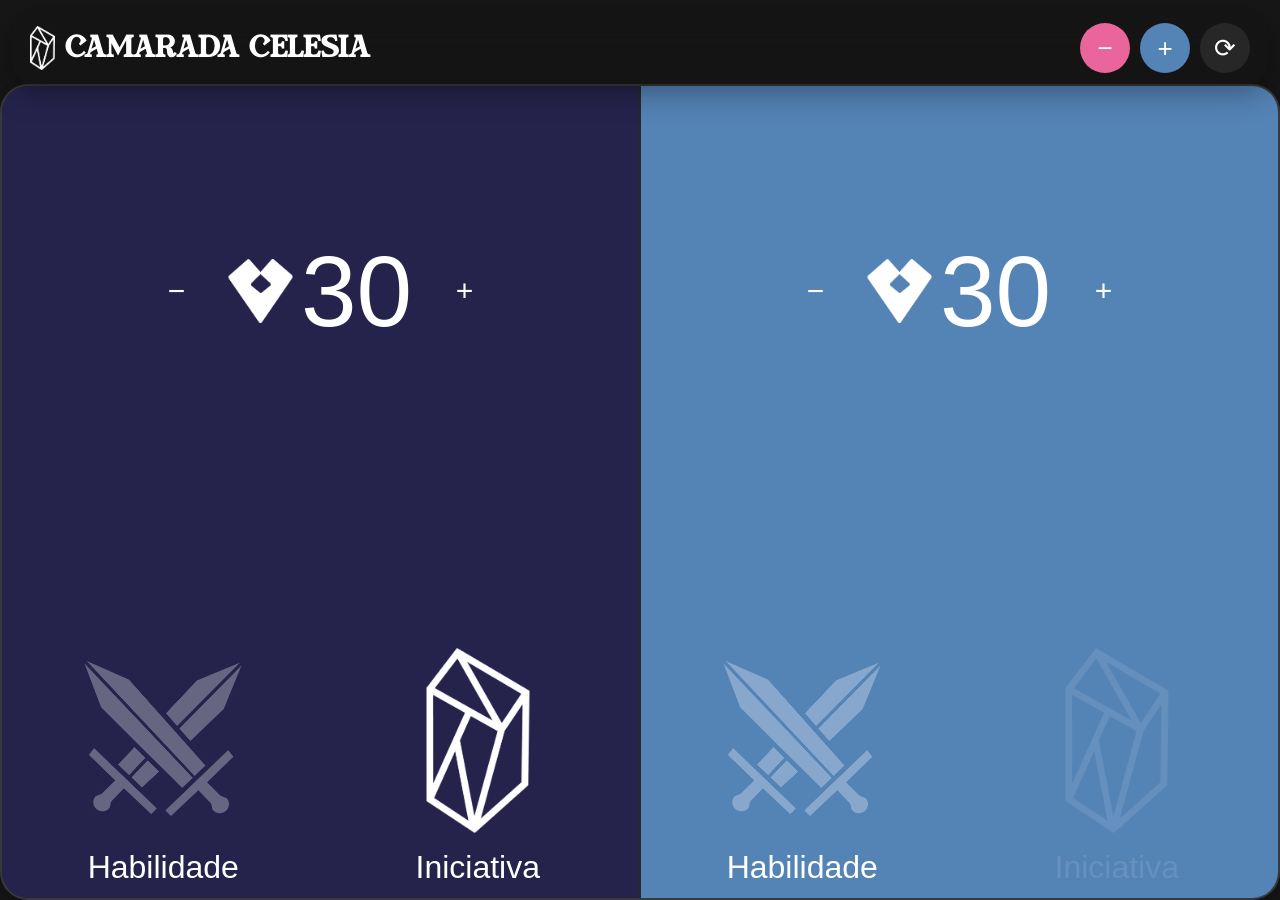
<file: camarada.html>
<!DOCTYPE html>
<html lang="pt-BR">

<head>

    <meta charset="UTF-8">

    <meta
        name="viewport"
        content="width=device-width, initial-scale=1.0, viewport-fit=cover">

    <title>Camarada CELESIA</title>

    <meta name="theme-color" content="#25234C">
    <link rel="manifest" href="manifest.json">

    <link rel="stylesheet" href="css/variables.css">
    <link rel="stylesheet" href="css/camarada.css">
    <link rel="stylesheet" href="css/components.css">

</head>

<body>

    <main id="app" class="app">

        <header class="toolbar">

            <div class="toolbar-left">                

                <img
                    src="assets/icons/celesia_cristal.png"
                    class="toolbar-logo"
                    alt="Camarada CELESIA">
                <h1>Camarada Celesia</h1>

            </div>

            <div class="toolbar-right">

                <button
                    id="remove-player"
                    class="toolbar-button"
                    aria-label="Remover jogador">

                    −

                </button>

                <button
                    id="add-player"
                    class="toolbar-button"
                    aria-label="Adicionar jogador">

                    +

                </button>

                <button
                    id="reset-canvas"
                    class="toolbar-button"
                    aria-label="Recomeçar Partida">

                    ⟳

                </button>

            </div>

        </header>

        <section
            id="board"
            class="board">

        </section>

    </main>

    <script src="js/colors.js"></script>
    <script src="js/storage.js"></script>
    <script src="js/player.js"></script>
    <script src="js/ui.js"></script>
    <script src="js/app.js"></script>

</body>

</html>
</file>
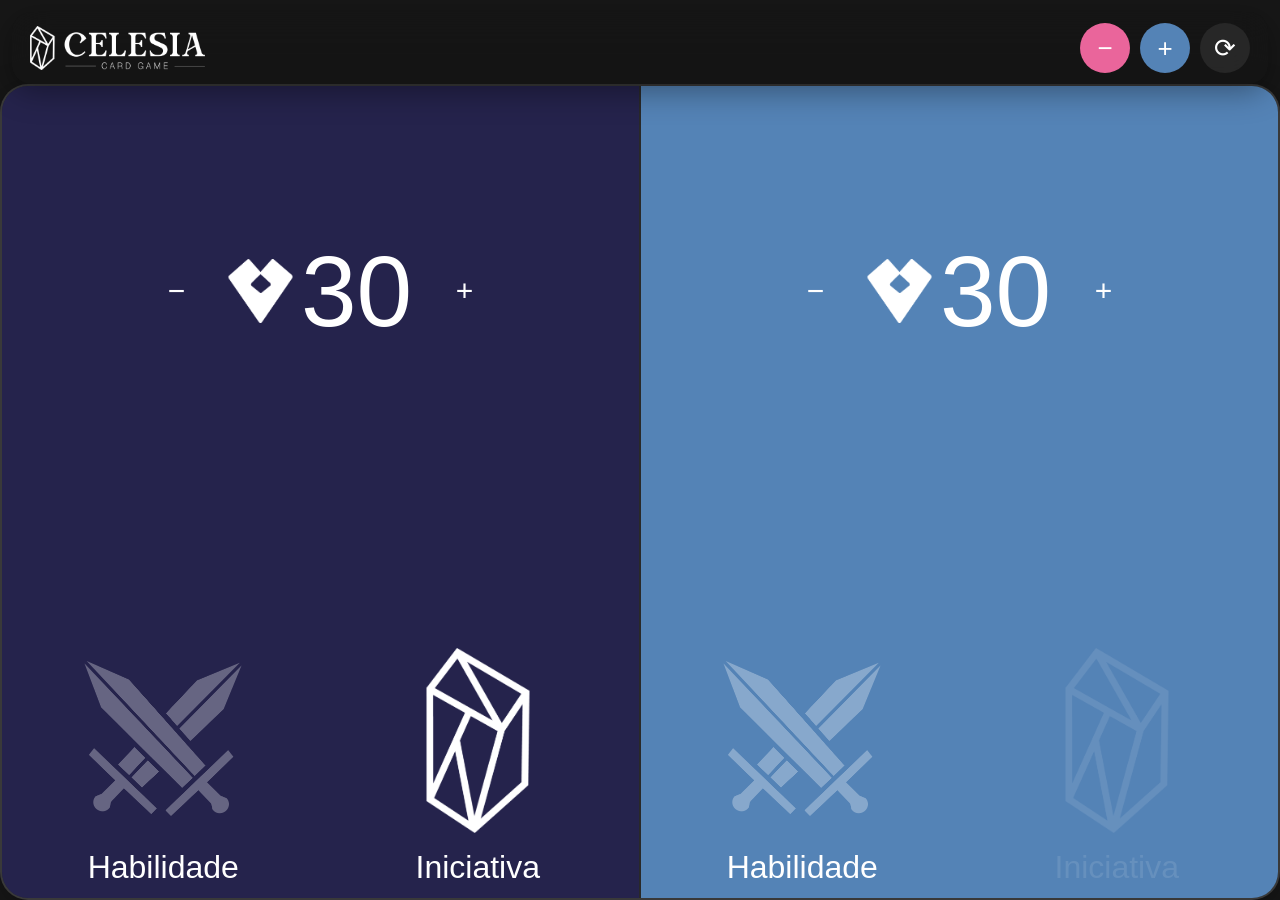
<file: companion.html>
<!DOCTYPE html>
<html lang="pt-BR">

<head>

    <meta charset="UTF-8">

    <meta
        name="viewport"
        content="width=device-width, initial-scale=1.0, viewport-fit=cover">

    <title>Camarada CELESIA</title>

    <meta name="theme-color" content="#25234C">
    <link rel="manifest" href="manifest.json">

    <link rel="stylesheet" href="css/variables.css">
    <link rel="stylesheet" href="css/companion.css">
    <link rel="stylesheet" href="css/components.css">

</head>

<body>

    <main id="app" class="app">

        <header class="toolbar">

            <div class="toolbar-left">                

                <img
                    src="assets/images/LOGO_Celesia_site-02.png"
                    class="toolbar-logo"
                    alt="Camarada CELESIA">

            </div>

            <div class="toolbar-right">

                <button
                    id="remove-player"
                    class="toolbar-button"
                    aria-label="Remover jogador">

                    −

                </button>

                <button
                    id="add-player"
                    class="toolbar-button"
                    aria-label="Adicionar jogador">

                    +

                </button>

                <button
                    id="reset-canvas"
                    class="toolbar-button"
                    aria-label="Recomeçar Partida">

                    ⟳

                </button>

            </div>

        </header>

        <section
            id="board"
            class="board">

        </section>

    </main>

    <script src="js/colors.js"></script>
    <script src="js/storage.js"></script>
    <script src="js/player.js"></script>
    <script src="js/ui.js"></script>
    <script src="js/app.js"></script>

</body>

</html>
</file>
<file: css/style.css>
@font-face {
    font-family: "Clements";
    src: url("../assets/fonts/Clements Morgle Serif.otf");
}

@font-face {
    font-family: "FiraLight";
    src: url("../assets/fonts/FiraSans-Light.ttf");
}

@font-face {
    font-family: "Creato";
    src: url("../assets/fonts/CreatoDisplay-Regular.otf");
}

:root {

    --dark-blue: #25234C;
    --blue: #5483B6;
    --light-blue: #70ABE0;

    --pink: #EA659B;
    --purple-pink: #C516C4;

    --gray: #3D3D3D;

    --white: #FFFFFF;
    --black: #000000;

}

*{
    margin:0;
    padding:0;
    box-sizing:border-box;
}

html {
    scroll-behavior:smooth;
}

body {
    font-family:"Creato";
    background:
        radial-gradient(
            circle at top,
            #25234C,
            #000000
        );
    color:#fff;
}

header {

    position:sticky;

    top:0;

    z-index:1000;

    height:80px;

    display:flex;

    justify-content:space-between;

    align-items:center;

    padding:0 80px;

    background:rgba(0,0,0,0.85);

    backdrop-filter:blur(10px);

}

p {

    font-family:"FiraLight";

    color:white;

}

.nav-logo img{

        max-height: 40px;

    }

.menu-toggle {

    display: none;

    background: none;

    border: none;

    color: white;

    font-size: 2rem;

    cursor: pointer;

}

nav {

    display:flex;

    gap:40px;

}

nav a {

    color:white;

    text-decoration:none;

    font-family:"Creato";

    transition:0.3s;

}

nav a:hover {

    color:var(--light-blue);

}

.title-logo {

    display: flex;

    align-items: center;

    width: 100%;

    padding-top: 120px;

    max-height: 500px;

    overflow: hidden;

    margin-bottom: 40px;

}

.title-logo img {

    margin: 0px;

    width: 100%;

}

.section-divider {
    display: flex;
    justify-content: center;
    align-items: center;
    flex-direction: row;
    gap: 40px;
    padding: 80px 0;
}

#icone-celesia {
    max-height: 120px;

    width: auto;

    display: block;
}

.section-divider img {

    max-height: 56px;

    width: auto;

    display: block;

}

.hero {
    position: relative;
    min-height: 100vh;
    overflow: hidden;
    display: flex;
    justify-content: center;
    align-items: center;
    text-align: center;
    background: #25234C;
    -webkit-mask-image: linear-gradient(to bottom, black 75%, transparent 100%);
    mask-image: linear-gradient(to bottom, black 75%, transparent 100%);
}

.hero-bg {
    position: absolute;
    inset: 0;

    background-size: cover;
    background-position: center;
    background-repeat: no-repeat;

    transition: opacity 2s ease;
    opacity: 0;
    will-change: opacity;
}

.hero-bg-1 {

    opacity: 0;

}

.hero-bg-2 {

    opacity: 0;

}

.hero-content {
    position: relative;
    z-index: 3;
    display: flex;
    flex-direction: column;
    justify-content: center;
    align-items: center;
    text-align: center;
    gap: 12px;
}

.hero-logo {
    max-height: 180px;
}

.hero-info {
    display: flex;
    flex-direction: column;
    justify-content: center;
    align-items: center;
    text-align: center;
    gap: 12px;
}

.hero-info h2 {
    font-size: 30px;
}

.hero-info a {
    font-size: 20px;
    font-style: none;
    color: var(--light-blue)
}

.hero-info p {
    font-size: 25px; 
}

.hero::after {
    content: "";
    position: absolute;
    inset: 0;
    z-index: 2;
    pointer-events: none;

    background: linear-gradient(
        to bottom,
        rgba(0,0,0,0.15) 0%,
        rgba(0,0,0,0.35) 40%,
        rgba(0,0,0,0.75) 70%,
        rgba(0,0,0,0.95) 100%
    );

    -webkit-mask-image: linear-gradient(
        to bottom,
        rgba(0,0,0,1) 60%,
        rgba(0,0,0,0) 100%
    );

    mask-image: linear-gradient(
        to bottom,
        rgba(0,0,0,1) 60%,
        rgba(0,0,0,0) 100%
    );
}

.hero h1 {

    font-family:"Clements";

    font-size:7rem;

    color:white;

}

.hero p {

    font-family:"FiraLight";

    font-size:1.4rem;

    color:white;

}

.jogo-content {

    display: flex;

    align-items: flex-start;

    gap: 80px;

}

.jogo-texto {

    display: flex;

    align-items: flex-start;

    flex-direction: column;

    flex: 1;

    gap: 24px;

}

section {
    padding: 0 120px;
    scroll-margin-top: 100px;
    display: flex;
    flex-direction: column;
    align-items: flex-start;
    gap: 64px;
}

h2 {
    font-family:"Clements";
    font-size:4rem;
}

p {
    font-family:"Creato";
    font-size:1.4rem;
    color:white;
}

.body-link {
    color: var(--blue);
}

.text-container {
    display: flex;
    flex-direction: column;
    gap: 8px;
    flex: 1;
}

.lore-content {
    display: grid;
    grid-template-columns: 1fr 1fr;
    gap: 64px;
    align-items: start;
}

.lore-text {
    display: flex;
    flex-direction: column;
    gap: 16px;
}

.lore-text p:first-child {
    margin-top: 0;
}

.lore-image {
    display: flex;
    justify-content: center;
    align-items: center;
}

.lore-image img {
    width: 100%;
    max-width: 600px;
    height: auto;
    aspect-ratio: 6 / 5;
    object-fit: cover;
    border-radius: 16px;
    box-shadow:
        0 10px 30px rgba(0,0,0,0.4);
    transition:
        transform 0.3s ease;
}

.lore-image img:hover {

    transform: scale(1.03);

}

.social-category-title {
    font-size: 1.6rem;
    margin-bottom: 25px;
    color: var(--text);
}

.social-grid {
    display: flex;
    justify-content: center;
    align-items: stretch;
    gap: 28px;
    flex-wrap: wrap;
}

.video-grid {
    display: grid;
    gap: 30px;
}

.social-card {
    display: flex;
    flex-direction: column;

    background: var(--card);

    border: 1px solid rgba(255,255,255,0.08);

    border-radius: 18px;

    overflow: hidden;

    box-shadow:
        0 10px 30px rgba(0,0,0,.25);

    transition:
        transform .25s ease,
        border-color .25s ease,
        box-shadow .25s ease;
}

.social-card:hover {

    transform: translateY(-6px);

    border-color: var(--pink);

    box-shadow:
        0 18px 40px rgba(0,0,0,.38),
        0 0 20px rgba(234,101,155,.12);

}

.social-card-small {
    width: 100%;
    max-width: 340px;
}

.social-content-container {
    display: flex;
    justify-content: space-between;
    align-items: center;
    width: 100%;
    gap: 40px;
}

.social-image-container {
    display: flex;
    justify-content: flex-end;
    align-items: center;
    flex-shrink: 0;
    padding: 24px;
}

.social-image-container img {
    max-width: 250px;
    width: 100%;
    height: auto;
    display: block;
}

.social-card-small .social-image-container {

    display: flex;
    justify-content: center;
    align-items: center;

    padding: 28px;

    border-bottom: 1px solid var(--border);

    background: transparent;
}

.social-image-container {
    overflow: hidden;
}

.social-image-container a {

    display: flex;
    justify-content: center;
    align-items: center;

    width: 100%;
}

.social-card-small img {

    width: 100%;
    max-width: 260px;
    aspect-ratio: 1 / 1;

    object-fit: contain;

    background: #fff;

    padding: 14px;

    border-radius: 14px;

    box-shadow:
        0 8px 18px rgba(0,0,0,.18);
}

.social-card-small:hover {

    border-color: var(--pink);

    box-shadow:
        0 16px 36px rgba(0,0,0,.35);
}

.social-card-small:hover img {

    box-shadow:
        0 14px 28px rgba(0,0,0,.25);
}

.social-content {

    display: flex;
    flex-direction: column;

    gap: 14px;

    padding: 24px;

    flex: 1;
}

.social-card h3 {

    margin: 0;

    font-family: "Clements";
    font-size: 2rem;
    font-weight: normal;

    color: var(--light-blue);
}

.social-card span {

    display: inline-flex;
    align-items: center;
    gap: 8px;

    font-family: "FiraLight";
    font-size: .95rem;

    letter-spacing: 1px;
    text-transform: uppercase;

    color: var(--pink);
}

.social-card p {

    margin: 0;

    font-family: "Creato";
    font-size: 1rem;
    line-height: 1.7;

    color: rgba(255,255,255,.85);
}

.social-card-video {

    display: grid;
    grid-template-columns: 1.2fr 1fr;

    align-items: stretch;
}

.social-card-video .social-image-container {

    height: 100%;
}

.social-card-video iframe {

    display: block;

    width: 100%;
    height: 100%;
    min-height: 320px;

    border: none;
}

.social-overlay-link {

    position: absolute;
    inset: 0;
    z-index: 10;
}

.social-button {

    display: inline-flex;
    justify-content: center;
    align-items: center;

    margin-top: auto;

    padding: 12px 24px;

    border: 1px solid var(--pink);
    border-radius: 10px;

    background: transparent;

    color: var(--pink);

    text-decoration: none;

    font-family: "Creato";

    transition:
        background .3s ease,
        color .3s ease,
        border-color .3s ease,
        box-shadow .3s ease,
        transform .3s ease;
}

.social-button:hover {

    background: rgba(234,101,155,.15);

    color: var(--white);

    border-color: var(--pink);

    box-shadow:
        0 0 12px rgba(234,101,155,.35);

    transform: translateY(-2px);
}

#quem-somos {

    display: flex;

    flex-direction: column;

    align-items: flex-start;

    gap: 24px;

}

.quem-somos-content {

    display: flex;

    flex-direction: column;

    align-items: flex-start;

    gap: 32px;

    width: 100%;

}

.quem-somos-block {

    display: flex; 
    
    flex-direction: row; 
    
    align-items: flex-start; 
    
    gap: 80px; 
    
    width: 100%; 
    
    margin-bottom: 100px;

}

.quem-somos-texto {

    display: flex;

    flex-direction: column;

    align-items: flex-start;

    flex: 1;

    min-width: 0;

    gap: 24px;

    order: 2;

}

.card-img {

    flex: 0 0 420px; 
    width: 420px;
    display: flex; 
    flex-direction: column; 
    align-items: flex-start; 
    gap: 0; 
    position: relative; 
    order: 1;
}

.card-img img:nth-child(odd) {
            align-self: flex-end;
        }

.card-img img:nth-child(even) {
            align-self: flex-start;
            
        }

.card-img img {
    display: block; 
    width: 280px; 
    max-width: 100%; 
    height: auto; 
    border-radius: 16px; 
    box-shadow: 0 10px 30px rgba(0, 0, 0, 0.4); 
    transition: transform 0.3s ease; 
    position: relative;
}

.card-img img:hover {
    transform: scale(1.03);
    z-index: 10;
}

.equipe-content {
    display: flex;
    flex-direction: column;
    align-items: flex-start;
    gap: 40px;
    width: 100%;
    margin-top: 48px;
}

.equipe-content h2 {
    margin-bottom: 16px;
}

.equipe-integrante {
    display: flex;
    align-items: center;
    gap: 32px;
    width: 100%;
    margin-bottom: 24px;
}

.equipe-foto {
    width: 180px;
    height: 180px;
    flex: 0 0 180px;
    border-radius: 50%;
    object-fit: cover;
    display: block;
    box-shadow: 0 10px 30px rgba(0, 0, 0, 0.4);
    transition: transform 0.3s ease;
}

.equipe-foto:hover {
    transform: scale(1.04);
}

.equipe-info {
    display: flex;
    flex-direction: column;
    align-items: flex-start;
    gap: 10px;
    flex: 1;
    min-width: 0;
}

.equipe-info h3 {
    font-family: "Clements";
    font-size: 2rem;
    font-weight: normal;
    color: var(--light-blue);
}

.equipe-info h4 {
    font-family: "Creato";
    font-size: 1.2rem;
    font-weight: normal;
    color: var(--pink);
}

.equipe-info p {
    line-height: 1.6;
}

.equipe-integrante.tipo-a .equipe-foto {
    margin-left: 0;
    margin-right: 0;
}

.equipe-integrante.tipo-b .equipe-foto {
    margin-left: 150px;
    margin-right: 0;
}

.contato-redes { 
    display: flex; 
    flex-direction: row; 
    align-items: center; 
    justify-content: center; 
    gap: 48px; 
    max-width: 700px; 
} 

.contato-redes a { 
    display: flex; 
    flex-direction: row; 
    align-items: center; 
    gap: 12px; 
    color: var(--white); 
    text-decoration: none; 
    font-family: "Creato"; 
    font-size: 1.2rem; 
    transition: 0.3s ease; 
} 

.contato-redes img { 
    width: 32px; 
    height: 32px; 
    object-fit: contain; 
} 
.contato-redes a:hover { 
    color: var(--light-blue); 
    transform: translateY(-2px); 
}

.camarada-content-container {
    display: flex;
    justify-content: space-between;
    align-items: center;
    width: 100%;
    gap: 40px;
}

#camarada {
    align-items: center;
}

#camarada a {
    text-align: center;
    color: #5483B6;
}

#camarada h3 {
    margin: 0;
    font-family: "Clements";
    font-size: 2rem;
    font-weight: normal;
    color: var(--light-blue);
    text-align: center;
}

.camarada-text-container {
    display: flex;
    flex-direction: column;
    gap: 8px;
    flex: 1;
    width: 100%;
}

.camarada-image-container {
    display: flex;
    justify-content: flex-end;
    align-items: center;
    flex-shrink: 0;
    padding: 24px;
}

.camarada-image-container img {
    max-width: 450px;
    width: 100%;
    height: auto;
    display: block;
}

.camarada-content-container-wrap {
    display: flex;
    justify-content: flex-start;
    align-items: center;
    width: 100%;
    gap: 24px;
}

.camarada-content-container-wrap img {
    max-width: 50px;
    width: 100%;
    height: auto;
    display: block;
}



footer {

    padding: 0px 60px 120px 120px;    

}

footer p {

    font-size: 12px;

    font-family:"Creato";

}

footer a {

    color:white;

    font-size: 16px;

    text-decoration:none;

    font-family:"Creato";

    transition:0.3s;

}

footer a:hover {

    color:var(--light-blue);

}

.footer-logo {
    
    max-width: 250px;

}

.footer-grid {

    display: flex;

    flex-direction: row;

    justify-content: space-between;

    border-top: 1px solid rgb(112, 172, 224);

    padding-top: 80px;

}

.footer-column {

    display: flex;

    flex-direction: column;

    gap: 24px;

}

.footer-row {

    display: flex;

    flex-direction: row;

    gap: 40px;

}

.footer-mark {
    padding-top: 40px;
}

@media (max-width: 1100px) {

    section {
        padding-left: 60px;
        padding-right: 60px;
    }

    .section-divider {
        padding: 70px 0;
    }

    .jogo-content {
        display: flex;
        flex-direction: column;
        gap: 24px;
        margin-bottom: 24px;
    }

    .quem-somos-block,
        .quem-somos-block.reverse {
            display: flex;
            flex-direction: column;
            gap: 32px;
            margin-bottom: 64px;
        }
    
        .quem-somos-texto {
            order: 1;
            width: 100%;
        }

    .card-img {

        display: flex;

        flex-direction: row;

        flex-basis: 320px;

        align-items: flex-start;

        justify-content: flex-start;

        gap: 12px;

        order: 2;

        flex: none;

        width: 100%;

        gap: 16px;

    }    

    .card-img img {
            width: calc(50% - 8px);
            max-width: none;
    }
}

@media (max-width: 1400px) {

    .lore-content {
        grid-template-columns: 1fr;
        gap: 32px;
    }

    .lore-content:nth-of-type(even) {
        transform: none;
    }

    .lore-image {
        order: -1;
    }

    .lore-image img {
        width: 100%;
        height: auto;
        aspect-ratio: 6 / 5;
        object-fit: cover;
    }
}

@media (max-width: 1000px) {

    #redes {
        padding: 60px 20px;
    }

    #redes h2 {
        font-size: 2.1rem;
        margin-bottom: 45px;
    }

    .social-grid {
        grid-template-columns: 1fr;
    }

    .social-card-video {
        grid-template-columns: 1fr;
    }

    .social-card-video iframe {
        min-height: 220px;
    }

    .social-content {
        padding: 20px;
    }

    .social-content h3 {
        font-size: 1.3rem;
    }

    .lore-content {
        grid-template-columns: 1fr;
        gap: 32px;
    }

    .lore-content:nth-of-type(even) {
        transform: none;
    }

    .lore-image {
        order: -1;
    }

    .lore-image img {
        width: 100%;
        height: auto;
        aspect-ratio: 6 / 5;
        object-fit: cover;
    }

    .social-content-container {
        flex-direction: column;
        align-items: center;
        gap: 20px;
    }

    .text-container {
        width: 100%;
    }

    .equipe-content {
        gap: 28px;
        margin-top: 24px;
    }

    .equipe-integrante {
        gap: 20px;
        align-items: flex-start;
        margin-bottom: 16px;
    }

    .equipe-foto {
        width: 130px;
        height: 130px;
        flex-basis: 130px;
    }

    .equipe-info h3 {
        font-size: 1.6rem;
    }

    .equipe-info h4 {
        font-size: 1.05rem;
    }

    .social-image-container {
        justify-content: center;
    }

    .contato-redes {
        display: flex;
        flex-direction: row;
        align-items: center;
        justify-content: center;
        flex-wrap: wrap;
        gap: 24px;
        margin-top: 60px;
        max-width: 700px;
        width: 100%;
        margin-left: auto;
        margin-right: auto;
        padding: 0 20px;
        box-sizing: border-box;
    }
}

@media (max-width: 768px) {
    h2 {
        font-size: 2.5rem;

    }

    p {            
        font-size: 1.1rem;            
        line-height: 1.6;
    }

    .title-logo {
        padding-top: 0px;
        margin-bottom: 0px;
    }

    section {
        padding: 0 24px;
        scroll-margin-top: 70px;
        gap: 32px;
    }

    .section-divider {
        display: flex;
        flex-wrap: wrap;
        justify-content: center;
        align-items: center;
        width: 100%;
        box-sizing: border-box;
        padding: 24px 16px;
        gap: 16px;
    }

    .section-divider img {
        display: block;
        flex: 0 1 auto;
        width: auto;
        max-width: 100%;
        max-height: 28px;
        height: auto;
        object-fit: contain;
    }

    .section-divider img#icone-celesia {
        display: block;
        flex: 0 1 auto;
        width: auto;
        max-width: 100%;
        max-height: 60px;
        height: auto;
        object-fit: contain;
    }

    header {
        padding: 0 20px;
        height: 70px;
    }

    .nav-logo img{
        height: 40px;
    }

    .menu-toggle {
        display: block;
    }

    nav {
        position: absolute;
        top: 70px;
        left: 0;
        width: 100%;
        background: rgba(0,0,0,0.95);
        backdrop-filter: blur(10px);
        flex-direction: column;
        align-items: center;
        gap: 20px;
        padding: 20px 0;
        display: none;
    }

    nav.active {
        display: flex;
    }

    .hero h1 {
        font-size: 4rem;
    }

    .hero p {
        font-size: 1rem;
    }

    .hero-logo {
        max-height: 100px;
        max-width: 80%;
        }

    .jogo-content {
        flex-direction: column;
        gap: 40px;
    }

    .social-grid {
        grid-template-columns: 1fr;
        gap: 24px;
        margin-top: 32px;
    }

    .lore-content {
        grid-template-columns: 1fr;
        gap: 32px;
    }

    .lore-content:nth-of-type(even) {
        transform: none;
    }

    .lore-image {
        order: -1;
    }

    .lore-image img {

        width: 100%;

    }            

    .social-card {

        padding: 20px;

    }    

    .social-card h3 {

        font-size: 1.6rem;

    }

    .social-card p {

        font-size: 0.95rem;

    }

    .contato-redes {
        display: grid;
        grid-template-columns: repeat(2, minmax(0, 1fr));
        justify-items: center;
        gap: 24px 24px;
        margin-top: 35px;
    }

    .contato-redes a {
        font-size: 1rem;
        gap: 8px;
    }

    .contato-redes i {
        font-size: 24px;
    }

    .camarada-content-container {
        flex-direction: column;
    }
    
    footer {
        
        padding: 40px 24px;

    }

    .footer-grid {

        flex-direction: column;

        align-items: center;

        gap: 40px;

        text-align: center;

    }

    .footer-row {

        flex-direction: column;

        gap: 32px;

        width: 100%;

    }

    .footer-column {

        align-items: center;

        gap: 16px;

    }

    .footer-logo {

        max-width: 180px;

    }

    footer p {

        font-size: 10px;

        text-align: center;

    }

    footer a {

        font-size: 14px;

    }

}

@media (max-width: 480px) {

    section {
        padding-left: 20px;
        padding-right: 20px;
    }

    

    h2 {
        font-size: 2.2rem;
    }

    p {
        font-size: 1rem;
    }

    .hero-logo {
        max-width: 85%;
        max-height: 90px;
    }

    .equipe-integrante {
        gap: 16px;
    }

    .equipe-foto {
        width: 96px;
        height: 96px;
        flex-basis: 96px;
    }

    .equipe-info {
        gap: 6px;
    }

    .equipe-info h3 {
        font-size: 1.3rem;
    }

    .equipe-info h4 {
        font-size: 0.95rem;
    }

    .equipe-info p {
        font-size: 0.95rem;
    }

    .equipe-integrante.tipo-b .equipe-foto {
        margin-left: 0px;
        margin-right: 0px;
    }

    .contato-redes {
        grid-template-columns: 1fr;
        gap: 18px;
    }

    .contato-redes a {
        width: 100%;
    }
}

@media (max-width: 360px) {
    .section-divider img#icone-celesia {
        display: none;
    }
}
</file>
<file: css/variables.css>
:root{

    --primary:#25234C;
    --secondary:#5483B6;
    --accent:#EA659B;
    --highlight:#70ABE0;

    --background:#171717;
    --surface:#202020;

    --divider:rgba(255,255,255,.08);

    --text:#FFFFFF;
    --text-secondary:rgba(255,255,255,.65);

    --shadow:0 8px 30px rgba(0,0,0,.35);

    --toolbar-height:72px;

    --toolbar-background:rgba(20,20,20,.60);

    --toolbar-button-size:50px;

    --toolbar-button-background:rgba(255,255,255,.08);

    --toolbar-button-hover:rgba(255,255,255,.18);

    --player-border:1px solid rgba(255,255,255,.08);

    --player-radius:18px;

    --counter-number:clamp(52px,8vw,110px);

    --counter-icon:24px;

    --counter-button:34px;

    --counter-gap:14px;

    --initiative-size:28px;

    --initiative-color:#FFD54A;

    --radius-small:10px;
    --radius-medium:18px;
    --radius-large:28px;

    --transition-fast:.15s ease;

    --transition:.25s ease;

    --transition-slow:.35s ease;

}
</file>
<file: css/camarada.css>
@font-face {
    font-family: "Clements";
    src: url("../assets/fonts/Clements Morgle Serif.otf");
}

@font-face {
    font-family: "FiraLight";
    src: url("../assets/fonts/FiraSans-Light.ttf");
}

@font-face {
    font-family: "Creato";
    src: url("../assets/fonts/CreatoDisplay-Regular.otf");
}

*,
*::before,
*::after{

    margin:0;
    padding:0;
    box-sizing:border-box;

}

html{

    width:100%;
    height:100%;

    font-size:16px;

    -webkit-text-size-adjust:100%;

    touch-action:manipulation;

}

body{

    width:100%;
    height:100%;

    overflow:hidden;

    background:var(--background);

    color:var(--text);

    font-family:
        "Segoe UI",
        Inter,
        Roboto,
        Helvetica,
        Arial,
        sans-serif;

    user-select:none;

    -webkit-user-select:none;

    -webkit-tap-highlight-color:transparent;

}

.app{

    width:100vw;
    height:100vh;

    padding:12px;

    background:var(--background);

}

.board{

    width:100%;
    height:100%;

    display:grid;

    gap:2px;

    background:var(--divider);

    border:2px solid var(--divider);

    border-radius:var(--radius-large);

    overflow:hidden;

    box-shadow:var(--shadow);

}

img{

    display:block;

    max-width:100%;

}

button{

    font:inherit;

    border:none;

    background:none;

    color:inherit;

    cursor:pointer;

    outline:none;

}

input,
select{

    font:inherit;

    outline:none;

}

.counter-power {
    display: flex;
    flex-direction: column;
    align-items: flex-end;
    padding-bottom: 16px;
    height: 100%;
}

.power-control,
.initiative {
    display: flex;
    flex-direction: column;
    align-items: center;
    justify-content: flex-end;
    gap: 4px;
    padding-bottom: 16px;
}

.counter-label,
.initiative-label {
    font-family: "Fira Sans Light", sans-serif;
    font-size: 32px;
    color: white;
    text-align: center;
    white-space: nowrap;
    user-select: none;
}

::-webkit-scrollbar{

    width:0;
    height:0;

}

.fade{

    animation:fade .25s ease;

}

@keyframes fade{

    from{

        opacity:0;

    }

    to{

        opacity:1;

    }

}

@media (max-width:768px){

    .app{

        padding:6px;

    }

    .board{

        border-radius:18px;

    }

    .counter-label,
    .initiative-label {
        font-family: "Fira Sans Light", sans-serif;
        font-size: 16px;
        color: white;
        text-align: center;
        white-space: nowrap;
        user-select: none;
    }

}
</file>
<file: css/components.css>
@font-face {
    font-family: "Clements";
    src: url("../assets/fonts/Clements Morgle Serif.otf");
}

@font-face {
    font-family: "FiraLight";
    src: url("../assets/fonts/FiraSans-Light.ttf");
}

@font-face {
    font-family: "Creato";
    src: url("../assets/fonts/CreatoDisplay-Regular.otf");
}

* {
    box-sizing: border-box;
}

.toolbar {
    position: fixed;
    top: 12px;
    left: 12px;
    right: 12px;
    height: 72px;
    display: flex;
    align-items: center;
    justify-content: space-between;
    padding: 0 18px;
    border-radius: 20px;
    background: var(--toolbar-background);
    backdrop-filter: blur(18px);
    z-index: 1000;
    box-shadow: var(--shadow);
}

.toolbar-left,
.toolbar-center,
.toolbar-right {
    display: flex;
    align-items: center;
    gap: 10px;
}

.toolbar-left {
    margin-right: auto;
}

.toolbar-left h1 {
    margin-right: auto;
    font-family: "Clements";
}

.toolbar-center {
    margin-left: auto;
    margin-right: 0;
    flex-direction: row-reverse;
}

.toolbar-right {
    flex-shrink: 0;
}

.toolbar-logo {
    height: 44px;
    width: auto;
    max-width: 100%;
    object-fit: contain;
    pointer-events: none;
}

.toolbar-button {
    width: clamp(34px, 5vw, 50px);
    height: clamp(34px, 5vw, 50px);
    flex: 0 0 auto;
    border-radius: 50%;
    display: flex;
    justify-content: center;
    align-items: center;
    color: white;
    font-size: clamp(18px, 2.5vw, 26px);
    transition: var(--transition);
}

#remove-player {
    background: var(--accent);
}

#add-player {
    background: var(--secondary);
}

#remove-player:disabled,
#add-player:disabled {
    opacity: 0.5;
    cursor: not-allowed;
}

#reset-canvas {
    background: var(--toolbar-button-background);
}

.toolbar-button:hover {
    filter: brightness(1.15);
    transform: scale(1.08);
}

.toolbar-button:active {
    transform: scale(.94);
}

.toolbar-button[hidden] {
    display: none !important;
}

.board {
    position: fixed;
    top: 84px;
    left: 0;
    right: 0;
    bottom: 0;
    width: 100%;
    height: auto;
    margin: 0;
    padding: 0;
    display: grid;
    gap: 2px;
    overflow: hidden;
    min-height: 0;
    min-width: 0;
}

.player {
    position: relative;
    min-width: 0;
    min-height: 0;
    padding: 4px;
    overflow: hidden;
    background: var(--primary);
    container-type: size;
    isolation: isolate;
}

.player-content {
    position: absolute;
    left: 50%;
    top: 50%;
    width: 100%;
    height: 100%;
    min-width: 0;
    min-height: 0;
    display: grid;
    grid-template-columns: repeat(2, minmax(0, 1fr));
    grid-template-rows: repeat(2, minmax(0, 1fr));
    transform-origin: center center;
}

.counter {
    position: relative;
    display: flex;
    flex-direction: column;
    justify-content: center;
    align-items: center;
    min-width: 0;
    min-height: 0;
    padding: clamp(2px, 1.2cqw, 12px);
    overflow: hidden;
}

.counter-power {
    position: relative;
    padding: 0 !important;
    display: flex;
    align-items: center;
    justify-content: flex-end;
}

.counter-power .power-icon {
    display: block;
    width: 50%;
    height: 50%;
    max-width: 50%;
    max-height: 50%;
    object-fit: contain;
    flex: 0 1 auto;
    min-width: 0;
    min-height: 0;
    padding: 0 0 16px 0;

    opacity: 0.3;
    cursor: pointer;
    pointer-events: auto;
    -webkit-tap-highlight-color: transparent;
    transition: opacity 0.15s ease;
}

.counter-power .power-icon.is-pressed {
    opacity: 1;
}

.counter-power .power-icon.is-pressed,
.counter-power .power-icon:active,
.counter-power .power-icon:focus-visible {
    opacity: 1;
}

.counter-life,
.counter-power,
.counter-channeling {
    border: none !important;
}

.counter-inner {
    width: 100%;
    height: 100%;
    min-width: 0;
    min-height: 0;
    display: flex;
    flex-direction: column;
    justify-content: center;
    align-items: center;
    gap: clamp(2px, 1.2cqw, 10px);
}

.counter-icon {
    display: block;
    width: clamp(20px, 8cqh, 88px);
    height: clamp(20px, 8cqh, 88px);
    max-width: 35%;
    max-height: 60%;
    object-fit: contain;
    flex: 0 1 auto;
    min-width: 0;
    min-height: 0;
}

.counter-value {
    display: flex;
    flex-direction: row;
    align-items: center;
    justify-content: center;
    gap: 8px;
    min-width: 0;
    min-height: 0;
    max-width: 100%;
    max-height: 100%;
}

.counter-display {
    display: flex;
    flex-direction: row;
    justify-content: center;
    align-items: center;
    gap: 8px;
    order: 2;
}

.counter-buttons {
    display: contents;
}

.counter-number {
    min-width: 0;
    max-width: 100%;
    text-align: center;
    font-size: clamp(18px, 9cqh, 68px);
    font-weight: 300;
    line-height: 1;
    font-variant-numeric: tabular-nums;
    overflow-wrap: anywhere;
}

.counter-life .counter-number {
    font-size: clamp(28px, 13cqh, 100px) !important;
    font-weight: 500 !important;
}

.counter-power .counter-number {
    font-size: clamp(18px, 9cqh, 68px) !important;
    font-weight: 300;
}

.counter-button {
    width: clamp(28px, 11cqh, 100px);
    height: clamp(28px, 11cqh, 100px);
    min-width: 0;
    min-height: 0;
    flex: 0 1 auto;
    aspect-ratio: 1;
    padding: 0;
    display: flex;
    align-items: center;
    justify-content: center;
    border: none;
    border-radius: 12%;
    background: transparent;
    font-size: clamp(16px, 4cqh, 30px);
    line-height: 1;
    cursor: pointer;
    touch-action: manipulation;
    -webkit-tap-highlight-color: transparent;
}

.counter-button:hover {
    color: var(--text-secondary);
}

.counter-button:active {
    transform: scale(.94);
}

.counter-button:focus-visible,
.initiative:focus-visible {
    outline: 2px solid white;
    outline-offset: -3px;
}

.initiative-slot {
    position: absolute;
    top: 0;
    right: 0;
    width: 50%;
    height: 50%;
    display: flex;
    align-items: center;
    justify-content: center;
    pointer-events: none;
    z-index: 2;
}

.power-control {
    position: absolute;
    inset: 0;
    display: flex;
    flex-direction: column;
    align-items: center;
    justify-content: flex-end;
    gap: 4px;
    padding: 0 0 8px;
}

.initiative {
    grid-area: 2 / 2;
    display: flex;
    flex-direction: column;
    align-items: center;
    justify-content: flex-end;
    width: 100%;
    height: 100%;
    min-width: 0;
    min-height: 0;
    padding: 0 0 8px;
    opacity: 0.1;
    visibility: visible;
    cursor: pointer;
    pointer-events: auto;
    touch-action: manipulation;
    -webkit-tap-highlight-color: transparent;
    transition: opacity 0.15s ease;
    gap: 4px;
    padding: 0 0 8px;
}

.initiative.active {
    opacity: 1;
    visibility: visible;
}

.initiative-symbol {
    display: block;
    width: 50%;
    height: 50%;
    object-fit: contain;
    pointer-events: none;
    padding-bottom: 12px;
}

.board.players-1 {
    grid-template-columns: minmax(0, 1fr);
    grid-template-rows: minmax(0, 1fr);
}

.board.players-2 {
    grid-template-columns: repeat(2, minmax(0, 1fr));
    grid-template-rows: minmax(0, 1fr);
}

.board.players-3 {
    grid-template-columns: repeat(3, minmax(0, 1fr));
    grid-template-rows: minmax(0, 1fr);
}

.board.players-4 {
    grid-template-columns: repeat(2, minmax(0, 1fr));
    grid-template-rows: repeat(2, minmax(0, 1fr));
}

.board.players-5,
.board.players-6 {
    grid-template-columns: repeat(3, minmax(0, 1fr));
    grid-template-rows: repeat(2, minmax(0, 1fr));
}

@media (min-width: 1001px) {

    .counter-inner {
        flex-direction: row;
    }

    .counter-value {
        width: 100%;
        height: 100%;
    }

    .counter-button-minus {
        order: 1;
    }

    .counter-button-plus {
        order: 3;
    }

    .board.players-4 .player .counter-life .counter-number {
        font-size: clamp(42px, 19.5cqh, 150px) !important;
    }

    .board.players-4 .player .counter-power .counter-number {
        font-size: clamp(27px, 13.5cqh, 102px) !important;
    }

    .board.players-4 .player .counter-button {
        width: clamp(42px, 16.5cqh, 150px);
        height: clamp(42px, 16.5cqh, 150px);
        font-size: clamp(24px, 6cqh, 45px);
    }

    .board.players-4 .player .initiative-symbol {
        width: 60%;
        height: 60%;
    }
}

@media (min-width: 769px) and (max-width: 1000px) {
    .board.players-1 {
        grid-template-columns: minmax(0, 1fr);
        grid-template-rows: minmax(0, 1fr);
    }

    .board.players-2 {
        grid-template-columns: minmax(0, 1fr);
        grid-template-rows: repeat(2, minmax(0, 1fr));
    }

    .board.players-2 .player .counter-icon {
        width: clamp(30px, 11cqh, 100px);
        height: clamp(30px, 11cqh, 100px);
    }

    .board.players-2 .player .counter-life .counter-number {
        font-size: clamp(45px, 22cqh, 150px) !important;
    }

    .board.players-2 .player .counter-power .counter-number {
        font-size: clamp(27px, 13cqh, 95px) !important;
    }

    .board.players-2 .player .counter-buttons .counter-button {
        font-size: clamp(35px, 8.75cqh, 60px);
    }

    .board.players-3 {
        grid-template-columns: repeat(2, minmax(0, 1fr));
        grid-template-rows: repeat(2, minmax(0, 1fr));
        gap: 2px;
    }

    .board.players-3 .player:nth-child(1) {
        grid-column: 1;
        grid-row: 1;
    }

    .board.players-3 .player:nth-child(2) {
        grid-column: 2;
        grid-row: 1;
    }

    .board.players-3 .player:nth-child(3) {
        grid-column: 1 / 3;
        grid-row: 2;
    }

    .board.players-3 .player:nth-child(3) .counter-icon {
        width: clamp(30px, 11cqh, 100px);
        height: clamp(30px, 11cqh, 100px);
    }

    .board.players-3 .player:nth-child(3) .counter-life .counter-number {
        font-size: clamp(45px, 22cqh, 150px) !important;
    }

    .board.players-3 .player:nth-child(3) .counter-power .counter-number {
        font-size: clamp(27px, 13cqh, 95px) !important;
    }

    .board.players-3 .player:nth-child(3) .counter-buttons .counter-button {
        font-size: clamp(35px, 8.75cqh, 60px);
    }

    .board.players-2 .player .initiative-symbol,
    .board.players-3 .player:nth-child(3) .initiative-symbol {
        width: 50%;
        height: 50%;
        flex-shrink: 0;
    }

    .board.players-4 {
        grid-template-columns: repeat(2, minmax(0, 1fr));
        grid-template-rows: repeat(2, minmax(0, 1fr));
    }

    .counter-inner {
        flex-direction: row;
        justify-content: center;
        align-items: center;
        gap: 0;
    }

    .counter-value {
        display: flex;
        flex-direction: row;
        justify-content: center;
        align-items: center;
        gap: 8px;
        width: 100%;
        height: 100%;
    }

    .counter-display {
        display: flex;
        flex-direction: row;
        justify-content: center;
        align-items: center;
        gap: 8px;
        order: 2;
    }

    .counter-display .counter-icon {
        margin: 0;
        max-width: 30%;
        max-height: 75%;
    }

    .counter-buttons {
        display: contents;
    }

    .counter-button-minus {
        order: 1;
    }

    .counter-button-plus {
        order: 3;
    }

    .counter-life .counter-number {
        font-size: clamp(32px, 15cqh, 100px) !important;
        font-weight: 500 !important;
    }

    .counter-power .counter-number {
        font-size: clamp(22px, 11cqh, 76px) !important;
    }

    .counter-icon {
        width: clamp(24px, 9cqh, 76px);
        height: clamp(24px, 9cqh, 76px);
    }

    .initiative-symbol {
        width: 60%;
        height: 60%;
    }
}

@media (max-width: 768px) {

    .toolbar-left h1 {
        font-size: 18px;
    }

    .toolbar {
        height: 60px;
        padding: 0 10px;
    }

    .toolbar-logo {
        height: 34px;
    }

    .toolbar-button {
        width: clamp(32px, 8vw, 42px);
        height: clamp(32px, 8vw, 42px);
        font-size: clamp(18px, 4vw, 22px);
    }

    .board {
        top: 72px;
    }

    .board.players-1 {
        grid-template-columns: minmax(0, 1fr);
        grid-template-rows: minmax(0, 1fr);
    }

    .board.players-2 {
        grid-template-columns: minmax(0, 1fr);
        grid-template-rows: repeat(2, minmax(0, 1fr));
    }

    .board.players-3 {
        grid-template-columns: repeat(2, minmax(0, 1fr));
        grid-template-rows: repeat(2, minmax(0, 1fr));
        gap: 2px;
    }

    .board.players-3 .player:nth-child(1) {
        grid-column: 1;
        grid-row: 1;
    }

    .board.players-3 .player:nth-child(2) {
        grid-column: 2;
        grid-row: 1;
    }

    .board.players-3 .player:nth-child(3) {
        grid-column: 1 / 3;
        grid-row: 2;
    }

    .board.players-4 {
        grid-template-columns: repeat(2, minmax(0, 1fr));
        grid-template-rows: repeat(2, minmax(0, 1fr));
    }

    .board.players-5,
    .board.players-6 {
        grid-template-columns: repeat(2, minmax(0, 1fr));
        grid-template-rows: repeat(3, minmax(0, 1fr));
    }

    .board.players-1 .player-content {
        grid-template-columns: minmax(0, 1fr);
        grid-template-rows: repeat(3, minmax(0, 1fr));
    }

    .board.players-1 .counter-life {
        grid-area: 1 / 1 / 2 / 2 !important;
    }

    .board.players-1 .counter-power {
        grid-area: 2 / 1 / 3 / 2 !important;
    }

    .board.players-1 .initiative {
        grid-area: 3 / 1 / 4 / 2 !important;
    }

    .counter {
        padding: 4px;
    }

    .counter-inner {
        position: relative;
        flex-direction: row;
        justify-content: center;
        align-items: center;
        gap: 0;
        padding-left: 40px;
        padding-right: 40px;
    }

    .counter-value {
        position: static;
        width: 100%;
        height: 100%;
        display: block;
    }

    .counter-display {
        position: absolute;
        left: 50%;
        top: 50%;
        transform: translate(-50%, -50%);
        display: flex;
        flex-direction: row;
        justify-content: center;
        align-items: center;
        gap: 8px;
        width: max-content;
        max-width: calc(100% - 80px);
        pointer-events: none;
        z-index: 1;
    }

    .counter-display .counter-icon {
        position: static;
        transform: none;
        margin: 0;
        flex: 0 0 auto;
        max-width: none;
        max-height: 75%;
    }

    .counter-display .counter-number {
        flex: 0 0 auto;
        max-width: none;
        white-space: nowrap;
    }

    .counter-buttons {
        position: absolute;
        inset: 0;
        display: flex;
        flex-direction: row;
        align-items: stretch;
        justify-content: space-between;
        width: 100%;
        height: 100%;
        gap: 0;
        pointer-events: none;
        z-index: 5;
    }

    .counter-buttons .counter-button {
        position: relative;
        width: 40px;
        min-width: 40px;
        max-width: 40px;
        height: 100%;
        min-height: 100%;
        flex: 0 0 40px;
        aspect-ratio: auto;
        display: flex;
        align-items: center;
        justify-content: center;
        padding: 0;
        border-radius: 0;
        font-size: clamp(35px, 8.75cqh, 55px);
        pointer-events: auto;
    }

    .counter-buttons .counter-button-minus {
        order: 1;
    }

    .counter-buttons .counter-button-plus {
        order: 2;
    }

    .counter-inner {
        gap: clamp(2px, 1.25cqw, 10px);
    }

    .counter-icon {
        width: clamp(22.5px, 8.75cqh, 80px);
        height: clamp(22.5px, 8.75cqh, 80px);
        max-width: 31.25%;
        max-height: 87.5%;
        margin-right: 0;
    }

    .counter-value {
        gap: clamp(2px, 1.25cqw, 8px);
    }

    .counter-number {
        font-size: clamp(22.5px, 12.5cqh, 72.5px);
    }

    .counter-life .counter-number {
        font-size: clamp(35px, 18.75cqh, 125px) !important;
        font-weight: 500 !important;
    }

    .counter-power .counter-number {
        font-size: clamp(22.5px, 11.25cqh, 85px) !important;
    }

    .counter-power .power-control {
        padding-bottom: 0;
    }

    .initiative {
        padding: 4px;
    }

    .initiative-symbol {
        width: 60%;
        height: 60%;
    }

    .board.players-2 .player .initiative-symbol,
    .board.players-3 .player:nth-child(3) .initiative-symbol {
        width: 70%;
        height: 70%;
        flex-shrink: 0;
    }

    .board.players-4 .player .initiative-symbol {
        width: 80%;
        height: 80%;
    }
}

@media (max-width: 310px) {
    .toolbar-left h1 {
        display: none;
    }
}
</file>
<file: css/companion.css>
*,
*::before,
*::after{

    margin:0;
    padding:0;
    box-sizing:border-box;

}

html{

    width:100%;
    height:100%;

    font-size:16px;

    -webkit-text-size-adjust:100%;

    touch-action:manipulation;

}

body{

    width:100%;
    height:100%;

    overflow:hidden;

    background:var(--background);

    color:var(--text);

    font-family:
        "Segoe UI",
        Inter,
        Roboto,
        Helvetica,
        Arial,
        sans-serif;

    user-select:none;

    -webkit-user-select:none;

    -webkit-tap-highlight-color:transparent;

}

.app{

    width:100vw;
    height:100vh;

    padding:12px;

    background:var(--background);

}

.board{

    width:100%;
    height:100%;

    display:grid;

    gap:2px;

    background:var(--divider);

    border:2px solid var(--divider);

    border-radius:var(--radius-large);

    overflow:hidden;

    box-shadow:var(--shadow);

}

img{

    display:block;

    max-width:100%;

}

button{

    font:inherit;

    border:none;

    background:none;

    color:inherit;

    cursor:pointer;

    outline:none;

}

input,
select{

    font:inherit;

    outline:none;

}

.power-control,
.initiative {
    display: flex;
    flex-direction: column;
    align-items: center;
    justify-content: center;
    gap: 4px;
}

.counter-label,
.initiative-label {
    font-family: "Fira Sans Light", sans-serif;
    font-size: 32px;
    color: white;
    text-align: center;
    white-space: nowrap;
    user-select: none;
}

::-webkit-scrollbar{

    width:0;
    height:0;

}

.fade{

    animation:fade .25s ease;

}

@keyframes fade{

    from{

        opacity:0;

    }

    to{

        opacity:1;

    }

}

@media (max-width:768px){

    .app{

        padding:6px;

    }

    .board{

        border-radius:18px;

    }

    .counter-label,
    .initiative-label {
        font-family: "Fira Sans Light", sans-serif;
        font-size: 16px;
        color: white;
        text-align: center;
        white-space: nowrap;
        user-select: none;
    }

}
</file>
